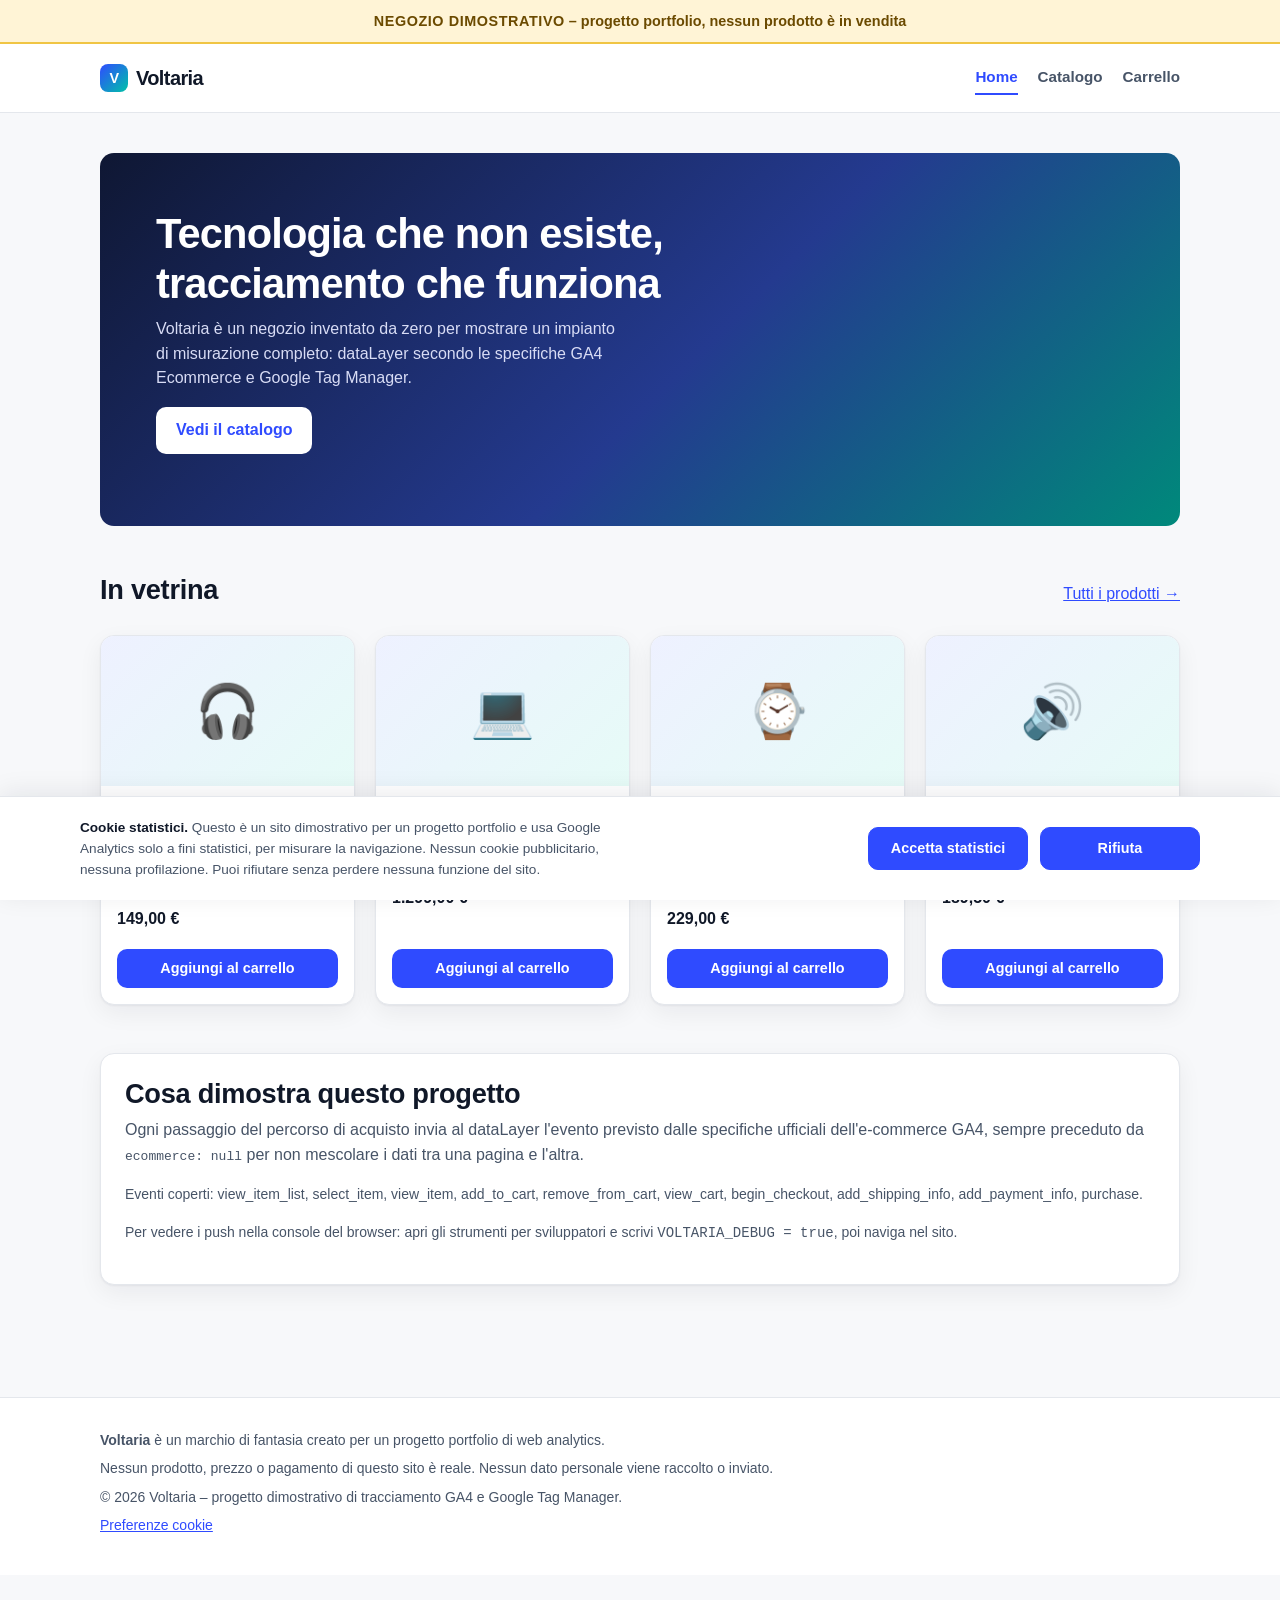
<file: index.html>
<!DOCTYPE html>
<html lang="it">
<head>
  <meta charset="utf-8">
  <meta name="viewport" content="width=device-width, initial-scale=1">
  <title>Elettronica di fantasia | Voltaria</title>
  <meta name="description" content="Negozio dimostrativo Voltaria: progetto portfolio di tracciamento GA4 e Google Tag Manager.">
  <!-- Sito dimostrativo: chiedo ai motori di ricerca di non indicizzarlo. -->
  <meta name="robots" content="noindex, nofollow">
  <link rel="stylesheet" href="css/style.css">

  <!-- 1) Il dataLayer deve esistere PRIMA di Google Tag Manager, così il
          contenitore trova subito gli eventi già presenti nella pagina. -->
  <script>window.dataLayer = window.dataLayer || [];</script>

  <!-- 2) CONSENT MODE v2 – deve stare PRIMA dello snippet GTM, altrimenti i
          tag partirebbero prima di sapere cosa è permesso.
          Finché l'utente non sceglie, ogni categoria è "denied": GA4 non
          scrive cookie e manda solo ping anonimi senza identificatori.
          wait_for_update: 500 dice ai tag di attendere mezzo secondo una
          eventuale risposta del banner prima di partire, così il primo
          page_view non va perso quando il consenso arriva subito. -->
  <script>
    /* Forma richiesta da Google: gtag accoda gli "arguments" al dataLayer. */
    function gtag() { dataLayer.push(arguments); }

    gtag('consent', 'default', {
      ad_storage: 'denied',
      ad_user_data: 'denied',
      ad_personalization: 'denied',
      analytics_storage: 'denied',
      wait_for_update: 500
    });

    /* Visite successive: se la scelta è già stata fatta la applico subito,
       prima che GTM carichi, così i tag non restano in attesa.
       Le voci pubblicitarie restano "denied" in ogni caso: questo sito non
       fa pubblicità e non profila nessuno. */
    try {
      var consensoSalvato = JSON.parse(window.localStorage.getItem('voltaria_consent'));
      if (consensoSalvato && consensoSalvato.analytics_storage === 'granted') {
        gtag('consent', 'update', { analytics_storage: 'granted' });
      }
    } catch (e) {
      /* localStorage non disponibile: resta tutto negato e il banner chiederà. */
    }
  </script>

  <!-- 3) Google Tag Manager – contenitore GTM-K27GBKKM.
          GA4 NON è installato a mano: ogni tag viene creato dentro GTM. -->
  <script>(function(w,d,s,l,i){w[l]=w[l]||[];w[l].push({'gtm.start':
  new Date().getTime(),event:'gtm.js'});var f=d.getElementsByTagName(s)[0],
  j=d.createElement(s),dl=l!='dataLayer'?'&l='+l:'';j.async=true;j.src=
  'https://www.googletagmanager.com/gtm.js?id='+i+dl;f.parentNode.insertBefore(j,f);
  })(window,document,'script','dataLayer','GTM-K27GBKKM');</script>
  <!-- Fine Google Tag Manager -->
</head>
<body>

<!-- Google Tag Manager (noscript) -->
<noscript><iframe src="https://www.googletagmanager.com/ns.html?id=GTM-K27GBKKM"
height="0" width="0" style="display:none;visibility:hidden"></iframe></noscript>
<!-- Fine Google Tag Manager (noscript) -->

<div class="demo-banner" role="note">
  <strong>Negozio dimostrativo</strong> &ndash; progetto portfolio, nessun prodotto &egrave; in vendita
</div>

<header class="site-header">
  <div class="wrap site-header__inner">
    <a class="logo" href="index.html">
      <span class="logo__mark" aria-hidden="true">V</span>
      Voltaria
    </a>
    <nav class="site-nav" aria-label="Navigazione principale">
      <a href="index.html">Home</a>
      <a href="categoria.html">Catalogo</a>
      <a href="carrello.html">Carrello<span class="cart-badge" data-cart-count hidden>0</span></a>
    </nav>
  </div>
</header>

<main>
  <div class="wrap">

    <section class="hero">
      <h1>Tecnologia che non esiste, tracciamento che funziona</h1>
      <p>Voltaria &egrave; un negozio inventato da zero per mostrare un impianto di misurazione
         completo: dataLayer secondo le specifiche GA4 Ecommerce e Google Tag Manager.</p>
      <!-- data-cta segna il pulsante da tracciare, data-cta-location dice dove sta. -->
      <p><a class="btn btn--light" href="categoria.html"
            data-cta data-cta-location="home_hero">Vedi il catalogo</a></p>
    </section>

    <section class="section">
      <div class="section__head">
        <h2>In vetrina</h2>
        <a href="categoria.html">Tutti i prodotti &rarr;</a>
      </div>
      <!-- Elenco tracciato come view_item_list con lista "Vetrina home" -->
      <div class="grid" id="vetrina"></div>
    </section>

    <section class="section panel">
      <h2>Cosa dimostra questo progetto</h2>
      <p class="muted">Ogni passaggio del percorso di acquisto invia al dataLayer l'evento
         previsto dalle specifiche ufficiali dell'e-commerce GA4, sempre preceduto
         da <code>ecommerce: null</code> per non mescolare i dati tra una pagina e l'altra.</p>
      <p class="small muted">Eventi coperti: view_item_list, select_item, view_item, add_to_cart,
         remove_from_cart, view_cart, begin_checkout, add_shipping_info, add_payment_info, purchase.</p>
      <p class="small muted">Per vedere i push nella console del browser: apri gli strumenti
         per sviluppatori e scrivi <code>VOLTARIA_DEBUG = true</code>, poi naviga nel sito.</p>
    </section>

  </div>
</main>

<footer class="site-footer">
  <div class="wrap">
    <p><strong>Voltaria</strong> &egrave; un marchio di fantasia creato per un progetto portfolio di web analytics.</p>
    <p>Nessun prodotto, prezzo o pagamento di questo sito &egrave; reale. Nessun dato personale viene raccolto o inviato.</p>
    <p class="small">&copy; <span id="year">2026</span> Voltaria &ndash; progetto dimostrativo di tracciamento GA4 e Google Tag Manager.</p>
    <!-- Riapre il banner per cambiare la scelta sui cookie in qualsiasi momento. -->
    <p class="small"><a href="#" data-cookie-preferences>Preferenze cookie</a></p>
  </div>
</footer>

<!-- BANNER COOKIE
     Riempito da js/consent.js solo alla prima visita o quando si clicca
     "Preferenze cookie". Finch&eacute; &egrave; vuoto non si vede (regola :empty nel CSS).
     &Egrave; una barra in fondo alla pagina, non una finestra modale: non copre
     i contenuti e non blocca mai la navigazione. -->
<div id="cookie-banner-slot" aria-live="polite"></div>

<div id="toast" role="status" aria-live="polite"></div>

<!-- Ordine dei file: catalogo, tracciamento, carrello, interfaccia, consenso.
     consent.js viene per ultimo perché usa showToast() definito in ui.js. -->
<script src="js/products.js"></script>
<script src="js/datalayer.js"></script>
<script src="js/cart.js"></script>
<script src="js/ui.js"></script>
<script src="js/consent.js"></script>

<script>
/* ----- Logica della home -----------------------------------------------
   Mostra i primi 4 prodotti del catalogo come vetrina e dichiara l'elenco
   a GA4 con view_item_list. I clic sui prodotti (select_item) e i pulsanti
   "Aggiungi al carrello" (add_to_cart) li collega renderProductList().
   --------------------------------------------------------------------- */
document.addEventListener('DOMContentLoaded', function () {
  var LIST_ID = 'home_vetrina';
  var LIST_NAME = 'Vetrina home';
  var vetrina = PRODUCTS.slice(0, 4);

  renderProductList(document.getElementById('vetrina'), vetrina, LIST_ID, LIST_NAME);
  DL.viewItemList(LIST_ID, LIST_NAME, vetrina);

  /* Pulsante di invito all'azione: evento personalizzato cta_click.
     Non è un evento e-commerce, quindi nessun ecommerce: null.
     Trattengo il link un istante così il push avviene PRIMA del cambio pagina.
     cta_text lo leggo dal pulsante stesso: se un giorno l'etichetta cambia,
     l'evento resta allineato a quello che l'utente ha davvero letto.

     REGOLA DI FONDO: il tracciamento non deve mai rompere il sito. Un errore
     nella misurazione fa perdere un dato, un link bloccato fa perdere il
     cliente. Perciò la navigazione sta FUORI dal try. */
  document.addEventListener('click', function (event) {
    var cta = event.target.closest('[data-cta]');
    if (!cta) return;

    var destinazione = cta.getAttribute('href');
    /* Senza una destinazione valida non interferisco col comportamento normale. */
    if (!destinazione) return;

    /* Clic che non è una navigazione semplice (Cmd/Ctrl per aprire in una
       nuova scheda, tasto centrale, clic già gestito da altri): lascio fare
       al browser e non trattengo nulla. */
    if (event.defaultPrevented || event.button !== 0 ||
        event.metaKey || event.ctrlKey || event.shiftKey || event.altKey) return;

    event.preventDefault();

    /* Qualunque cosa vada storta qui dentro — datalayer.js non caricato,
       DL inesistente, dataLayer sovrascritto da un'estensione, blocco degli
       script pubblicitari — viene annotata e ignorata. */
    try {
      DL.ctaClick(cta.textContent.trim(), cta.getAttribute('data-cta-location'));
    } catch (errore) {
      if (window.console) console.warn('[dataLayer] cta_click non inviato:', errore);
    }

    /* Fuori dal try: viene eseguita sia che il push sia riuscito sia che no. */
    window.location.href = destinazione;
  });
});
</script>

</body>
</html>
</file>
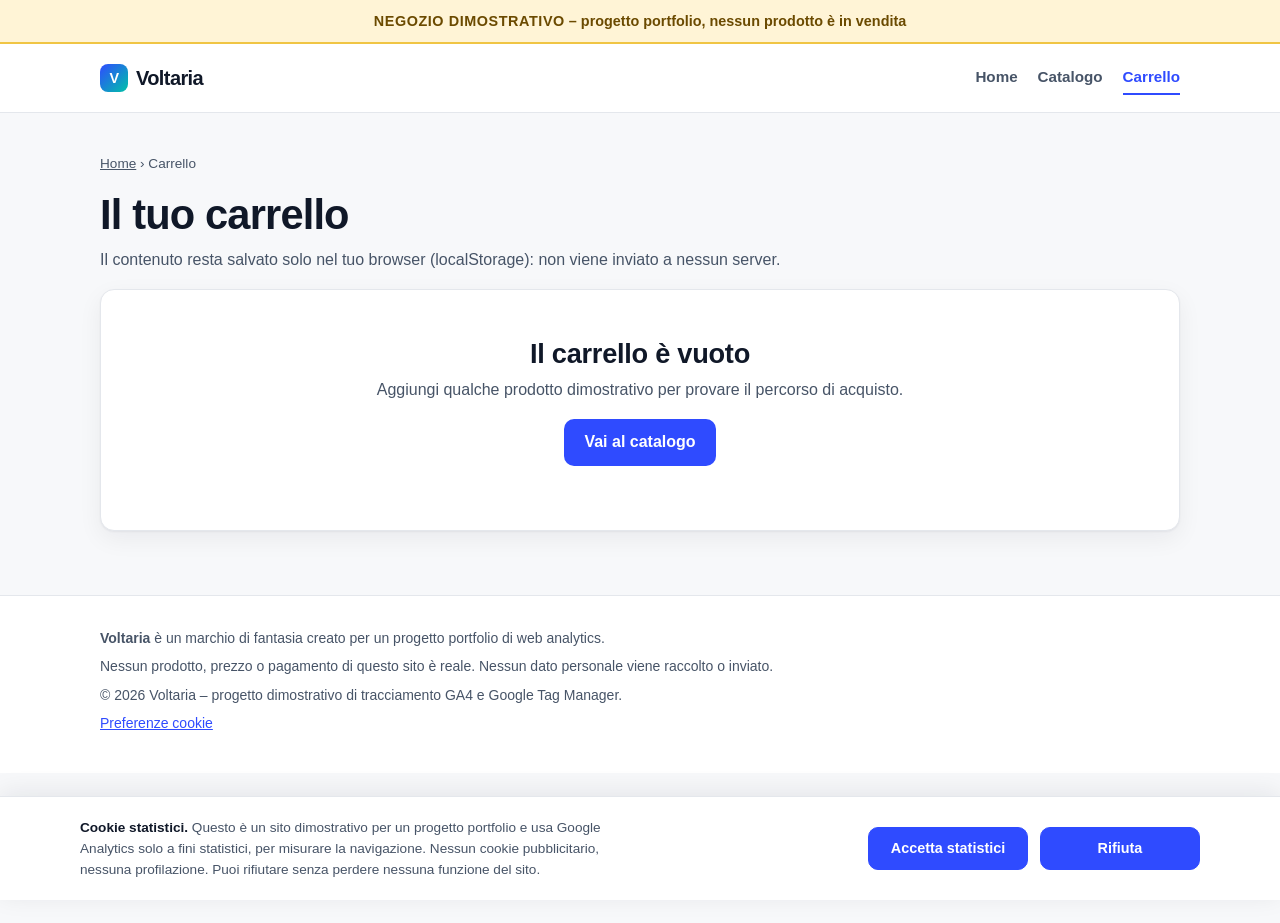
<file: carrello.html>
<!DOCTYPE html>
<html lang="it">
<head>
  <meta charset="utf-8">
  <meta name="viewport" content="width=device-width, initial-scale=1">
  <title>Carrello | Voltaria</title>
  <meta name="description" content="Carrello dimostrativo Voltaria salvato nel browser, con eventi view_cart e remove_from_cart.">
  <!-- Sito dimostrativo: chiedo ai motori di ricerca di non indicizzarlo. -->
  <meta name="robots" content="noindex, nofollow">
  <link rel="stylesheet" href="css/style.css">

  <!-- 1) Il dataLayer deve esistere PRIMA di Google Tag Manager, così il
          contenitore trova subito gli eventi già presenti nella pagina. -->
  <script>window.dataLayer = window.dataLayer || [];</script>

  <!-- 2) CONSENT MODE v2 – deve stare PRIMA dello snippet GTM, altrimenti i
          tag partirebbero prima di sapere cosa è permesso.
          Finché l'utente non sceglie, ogni categoria è "denied": GA4 non
          scrive cookie e manda solo ping anonimi senza identificatori.
          wait_for_update: 500 dice ai tag di attendere mezzo secondo una
          eventuale risposta del banner prima di partire, così il primo
          page_view non va perso quando il consenso arriva subito. -->
  <script>
    /* Forma richiesta da Google: gtag accoda gli "arguments" al dataLayer. */
    function gtag() { dataLayer.push(arguments); }

    gtag('consent', 'default', {
      ad_storage: 'denied',
      ad_user_data: 'denied',
      ad_personalization: 'denied',
      analytics_storage: 'denied',
      wait_for_update: 500
    });

    /* Visite successive: se la scelta è già stata fatta la applico subito,
       prima che GTM carichi, così i tag non restano in attesa.
       Le voci pubblicitarie restano "denied" in ogni caso: questo sito non
       fa pubblicità e non profila nessuno. */
    try {
      var consensoSalvato = JSON.parse(window.localStorage.getItem('voltaria_consent'));
      if (consensoSalvato && consensoSalvato.analytics_storage === 'granted') {
        gtag('consent', 'update', { analytics_storage: 'granted' });
      }
    } catch (e) {
      /* localStorage non disponibile: resta tutto negato e il banner chiederà. */
    }
  </script>

  <!-- 3) Google Tag Manager – contenitore GTM-K27GBKKM.
          GA4 NON è installato a mano: ogni tag viene creato dentro GTM. -->
  <script>(function(w,d,s,l,i){w[l]=w[l]||[];w[l].push({'gtm.start':
  new Date().getTime(),event:'gtm.js'});var f=d.getElementsByTagName(s)[0],
  j=d.createElement(s),dl=l!='dataLayer'?'&l='+l:'';j.async=true;j.src=
  'https://www.googletagmanager.com/gtm.js?id='+i+dl;f.parentNode.insertBefore(j,f);
  })(window,document,'script','dataLayer','GTM-K27GBKKM');</script>
  <!-- Fine Google Tag Manager -->
</head>
<body>

<!-- Google Tag Manager (noscript) -->
<noscript><iframe src="https://www.googletagmanager.com/ns.html?id=GTM-K27GBKKM"
height="0" width="0" style="display:none;visibility:hidden"></iframe></noscript>
<!-- Fine Google Tag Manager (noscript) -->

<div class="demo-banner" role="note">
  <strong>Negozio dimostrativo</strong> &ndash; progetto portfolio, nessun prodotto &egrave; in vendita
</div>

<header class="site-header">
  <div class="wrap site-header__inner">
    <a class="logo" href="index.html">
      <span class="logo__mark" aria-hidden="true">V</span>
      Voltaria
    </a>
    <nav class="site-nav" aria-label="Navigazione principale">
      <a href="index.html">Home</a>
      <a href="categoria.html">Catalogo</a>
      <a href="carrello.html">Carrello<span class="cart-badge" data-cart-count hidden>0</span></a>
    </nav>
  </div>
</header>

<main>
  <div class="wrap">
    <p class="breadcrumb"><a href="index.html">Home</a> &rsaquo; Carrello</p>
    <h1>Il tuo carrello</h1>
    <p class="muted">Il contenuto resta salvato solo nel tuo browser (localStorage): non viene inviato a nessun server.</p>
    <div id="contenuto"></div>
  </div>
</main>

<footer class="site-footer">
  <div class="wrap">
    <p><strong>Voltaria</strong> &egrave; un marchio di fantasia creato per un progetto portfolio di web analytics.</p>
    <p>Nessun prodotto, prezzo o pagamento di questo sito &egrave; reale. Nessun dato personale viene raccolto o inviato.</p>
    <p class="small">&copy; <span id="year">2026</span> Voltaria &ndash; progetto dimostrativo di tracciamento GA4 e Google Tag Manager.</p>
    <!-- Riapre il banner per cambiare la scelta sui cookie in qualsiasi momento. -->
    <p class="small"><a href="#" data-cookie-preferences>Preferenze cookie</a></p>
  </div>
</footer>

<!-- BANNER COOKIE
     Riempito da js/consent.js solo alla prima visita o quando si clicca
     "Preferenze cookie". Finch&eacute; &egrave; vuoto non si vede (regola :empty nel CSS).
     &Egrave; una barra in fondo alla pagina, non una finestra modale: non copre
     i contenuti e non blocca mai la navigazione. -->
<div id="cookie-banner-slot" aria-live="polite"></div>

<div id="toast" role="status" aria-live="polite"></div>

<!-- Ordine dei file: catalogo, tracciamento, carrello, interfaccia, consenso.
     consent.js viene per ultimo perché usa showToast() definito in ui.js. -->
<script src="js/products.js"></script>
<script src="js/datalayer.js"></script>
<script src="js/cart.js"></script>
<script src="js/ui.js"></script>
<script src="js/consent.js"></script>

<script>
/* ----- Logica del carrello ----------------------------------------------
   view_cart parte una volta sola al caricamento, con tutte le righe.
   Cambiando la quantità invio l'evento sulla DIFFERENZA, non sul totale:
   da 1 a 3 pezzi -> add_to_cart con quantity 2;
   da 3 a 1 pezzo -> remove_from_cart con quantity 2.
   È il modo corretto per non gonfiare i valori nei report GA4.
   --------------------------------------------------------------------- */
document.addEventListener('DOMContentLoaded', function () {
  var contenuto = document.getElementById('contenuto');

  function disegna() {
    var righe = Cart.lines();

    if (righe.length === 0) {
      contenuto.innerHTML = '<div class="panel empty">' +
        '<h2>Il carrello &egrave; vuoto</h2>' +
        '<p class="muted">Aggiungi qualche prodotto dimostrativo per provare il percorso di acquisto.</p>' +
        '<p><a class="btn" href="categoria.html">Vai al catalogo</a></p>' +
        '</div>';
      return;
    }

    var totali = Order.totals(0);

    contenuto.innerHTML = '' +
      '<div class="cart-layout">' +
        '<div class="panel" id="righe">' +
          righe.map(function (riga) {
            return '' +
              '<div class="cart-line" data-id="' + riga.product.id + '">' +
                '<div class="cart-line__media" aria-hidden="true">' + riga.product.glyph + '</div>' +
                '<div>' +
                  '<div class="cart-line__name">' + riga.product.brand + ' ' + riga.product.name + '</div>' +
                  '<div class="cart-line__meta">' + riga.product.category + ' &middot; ' + riga.product.variant + '</div>' +
                  '<div class="cart-line__meta">' + formatPrice(riga.product.price) + ' al pezzo</div>' +
                '</div>' +
                '<div class="cart-line__right">' +
                  '<input type="number" min="0" max="10" value="' + riga.quantity + '" data-quantita aria-label="Quantit&agrave; per ' + riga.product.name + '">' +
                  '<strong>' + formatPrice(riga.product.price * riga.quantity) + '</strong>' +
                  '<button type="button" class="link-quiet" data-rimuovi>Rimuovi</button>' +
                '</div>' +
              '</div>';
          }).join('') +
        '</div>' +
        '<aside class="panel">' +
          '<h2>Riepilogo</h2>' +
          '<ul class="totals">' +
            '<li><span>Totale prodotti</span><span>' + formatPrice(totali.subtotal) + '</span></li>' +
            '<li><span>Spedizione</span><span class="muted">calcolata al passaggio 1</span></li>' +
            '<li><span>di cui IVA 22%</span><span>' + formatPrice(totali.tax) + '</span></li>' +
            '<li class="is-total"><span>Totale</span><span>' + formatPrice(totali.total) + '</span></li>' +
          '</ul>' +
          '<a class="btn" style="width:100%" href="checkout.html">Vai alla cassa</a>' +
          '<p class="small muted" style="margin-top:1rem">Cassa dimostrativa: nessun dato reale, nessun pagamento.</p>' +
        '</aside>' +
      '</div>';
  }

  /* Un solo gestore per tutta l'area: funziona anche dopo aver ridisegnato. */
  contenuto.addEventListener('change', function (event) {
    if (!event.target.matches('[data-quantita]')) return;
    var linea = event.target.closest('[data-id]');
    var prodotto = getProductById(linea.getAttribute('data-id'));
    if (!prodotto) return;

    var precedente = Cart.lines().filter(function (r) { return r.product.id === prodotto.id; })[0];
    var vecchia = precedente ? precedente.quantity : 0;
    var nuova = Math.max(0, Math.min(10, parseInt(event.target.value, 10) || 0));

    if (nuova > vecchia) DL.addToCart(prodotto, nuova - vecchia);
    if (nuova < vecchia) DL.removeFromCart(prodotto, vecchia - nuova);

    Cart.setQuantity(prodotto.id, nuova);
    disegna();
  });

  contenuto.addEventListener('click', function (event) {
    if (!event.target.closest('[data-rimuovi]')) return;
    var linea = event.target.closest('[data-id]');
    var prodotto = getProductById(linea.getAttribute('data-id'));
    if (!prodotto) return;

    var riga = Cart.lines().filter(function (r) { return r.product.id === prodotto.id; })[0];
    /* Rimozione completa: l'evento riporta tutta la quantità che c'era. */
    DL.removeFromCart(prodotto, riga ? riga.quantity : 1);
    Cart.remove(prodotto.id);
    showToast(prodotto.name + ' rimosso dal carrello');
    disegna();
  });

  disegna();

  /* view_cart solo se c'è davvero qualcosa da mostrare. */
  var iniziali = Cart.lines();
  if (iniziali.length > 0) DL.viewCart(iniziali);
});
</script>

</body>
</html>
</file>
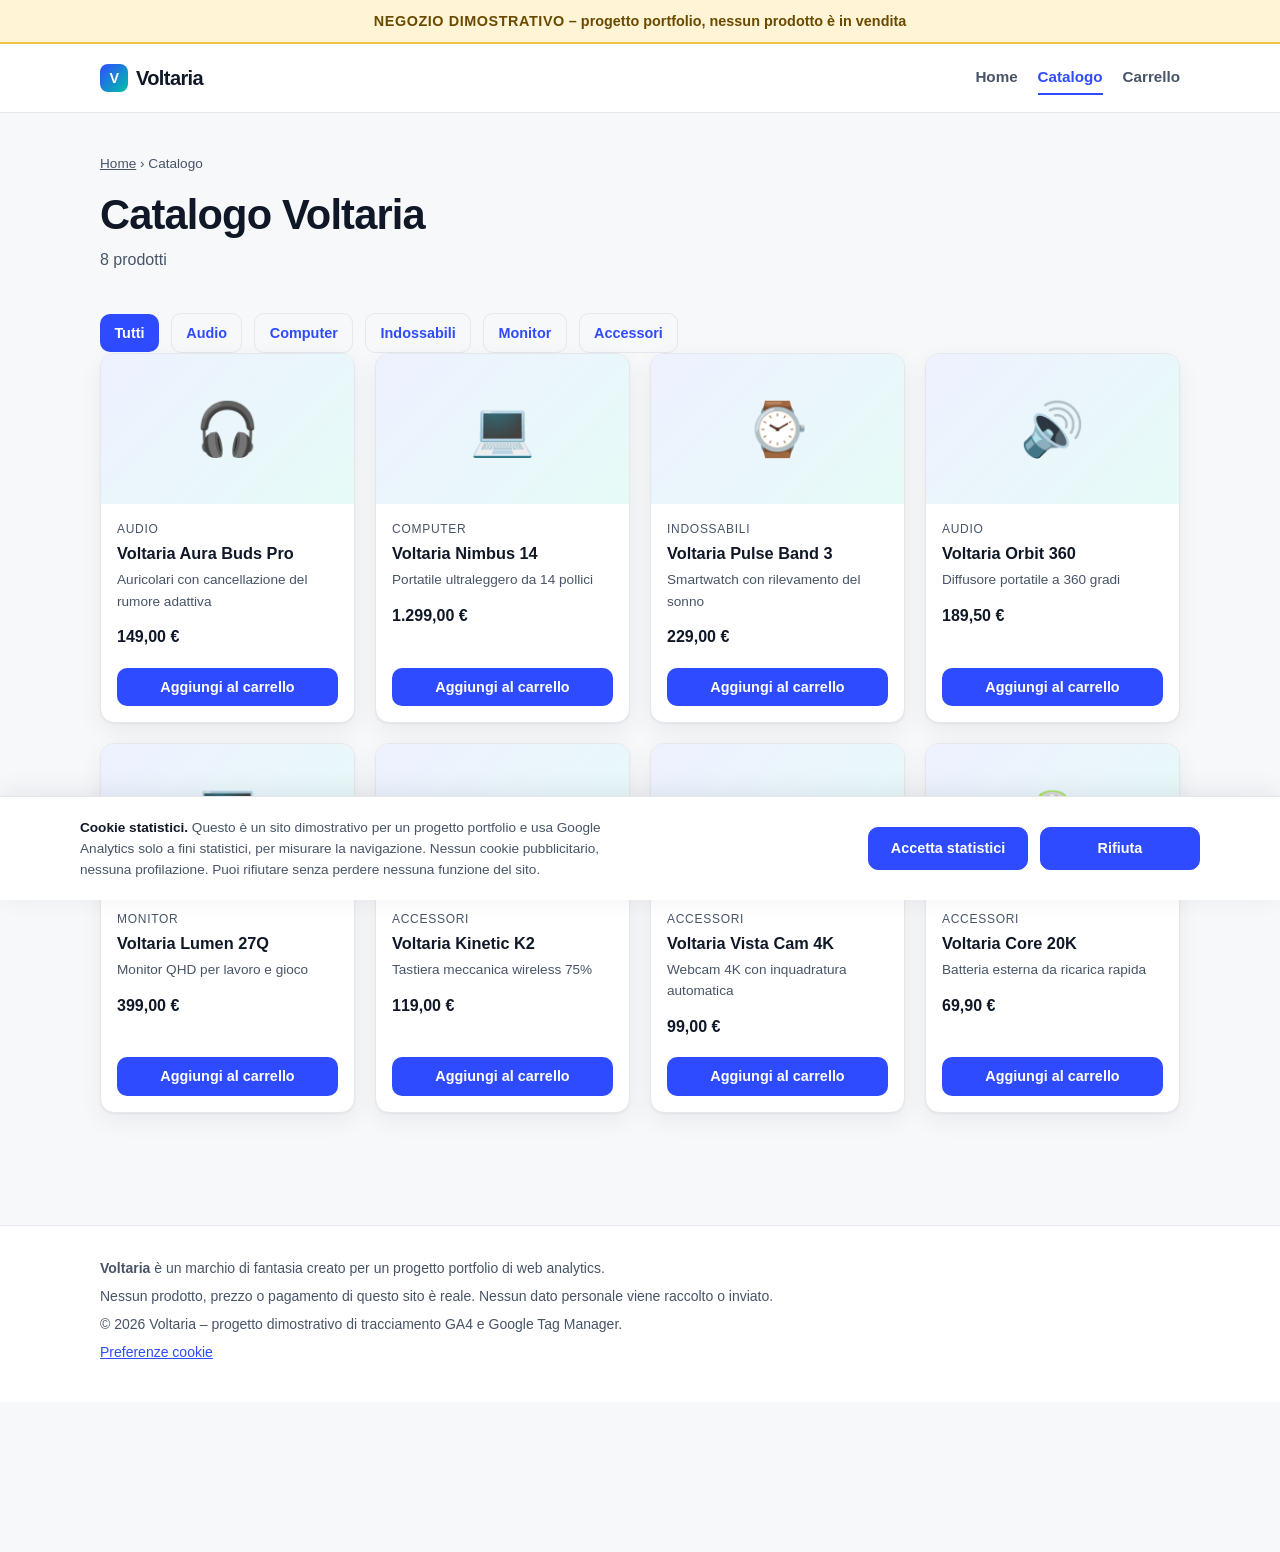
<file: categoria.html>
<!DOCTYPE html>
<html lang="it">
<head>
  <meta charset="utf-8">
  <meta name="viewport" content="width=device-width, initial-scale=1">
  <title>Catalogo | Voltaria</title>
  <meta name="description" content="Catalogo dimostrativo Voltaria: elenco prodotti tech di fantasia.">
  <!-- Sito dimostrativo: chiedo ai motori di ricerca di non indicizzarlo. -->
  <meta name="robots" content="noindex, nofollow">
  <link rel="stylesheet" href="css/style.css">

  <!-- 1) Il dataLayer deve esistere PRIMA di Google Tag Manager, così il
          contenitore trova subito gli eventi già presenti nella pagina. -->
  <script>window.dataLayer = window.dataLayer || [];</script>

  <!-- 2) CONSENT MODE v2 – deve stare PRIMA dello snippet GTM, altrimenti i
          tag partirebbero prima di sapere cosa è permesso.
          Finché l'utente non sceglie, ogni categoria è "denied": GA4 non
          scrive cookie e manda solo ping anonimi senza identificatori.
          wait_for_update: 500 dice ai tag di attendere mezzo secondo una
          eventuale risposta del banner prima di partire, così il primo
          page_view non va perso quando il consenso arriva subito. -->
  <script>
    /* Forma richiesta da Google: gtag accoda gli "arguments" al dataLayer. */
    function gtag() { dataLayer.push(arguments); }

    gtag('consent', 'default', {
      ad_storage: 'denied',
      ad_user_data: 'denied',
      ad_personalization: 'denied',
      analytics_storage: 'denied',
      wait_for_update: 500
    });

    /* Visite successive: se la scelta è già stata fatta la applico subito,
       prima che GTM carichi, così i tag non restano in attesa.
       Le voci pubblicitarie restano "denied" in ogni caso: questo sito non
       fa pubblicità e non profila nessuno. */
    try {
      var consensoSalvato = JSON.parse(window.localStorage.getItem('voltaria_consent'));
      if (consensoSalvato && consensoSalvato.analytics_storage === 'granted') {
        gtag('consent', 'update', { analytics_storage: 'granted' });
      }
    } catch (e) {
      /* localStorage non disponibile: resta tutto negato e il banner chiederà. */
    }
  </script>

  <!-- 3) Google Tag Manager – contenitore GTM-K27GBKKM.
          GA4 NON è installato a mano: ogni tag viene creato dentro GTM. -->
  <script>(function(w,d,s,l,i){w[l]=w[l]||[];w[l].push({'gtm.start':
  new Date().getTime(),event:'gtm.js'});var f=d.getElementsByTagName(s)[0],
  j=d.createElement(s),dl=l!='dataLayer'?'&l='+l:'';j.async=true;j.src=
  'https://www.googletagmanager.com/gtm.js?id='+i+dl;f.parentNode.insertBefore(j,f);
  })(window,document,'script','dataLayer','GTM-K27GBKKM');</script>
  <!-- Fine Google Tag Manager -->
</head>
<body>

<!-- Google Tag Manager (noscript) -->
<noscript><iframe src="https://www.googletagmanager.com/ns.html?id=GTM-K27GBKKM"
height="0" width="0" style="display:none;visibility:hidden"></iframe></noscript>
<!-- Fine Google Tag Manager (noscript) -->

<div class="demo-banner" role="note">
  <strong>Negozio dimostrativo</strong> &ndash; progetto portfolio, nessun prodotto &egrave; in vendita
</div>

<header class="site-header">
  <div class="wrap site-header__inner">
    <a class="logo" href="index.html">
      <span class="logo__mark" aria-hidden="true">V</span>
      Voltaria
    </a>
    <nav class="site-nav" aria-label="Navigazione principale">
      <a href="index.html">Home</a>
      <a href="categoria.html">Catalogo</a>
      <a href="carrello.html">Carrello<span class="cart-badge" data-cart-count hidden>0</span></a>
    </nav>
  </div>
</header>

<main>
  <div class="wrap">
    <p class="breadcrumb"><a href="index.html">Home</a> &rsaquo; Catalogo</p>

    <section class="section">
      <div class="section__head">
        <div>
          <h1>Catalogo Voltaria</h1>
          <p class="muted" id="conteggio"></p>
        </div>
      </div>

      <!-- Ogni filtro ridisegna l'elenco e invia un nuovo view_item_list
           con item_list_id e item_list_name diversi. -->
      <div class="actions" id="filtri" role="group" aria-label="Filtra per categoria"></div>

      <div class="grid" id="elenco"></div>
    </section>
  </div>
</main>

<footer class="site-footer">
  <div class="wrap">
    <p><strong>Voltaria</strong> &egrave; un marchio di fantasia creato per un progetto portfolio di web analytics.</p>
    <p>Nessun prodotto, prezzo o pagamento di questo sito &egrave; reale. Nessun dato personale viene raccolto o inviato.</p>
    <p class="small">&copy; <span id="year">2026</span> Voltaria &ndash; progetto dimostrativo di tracciamento GA4 e Google Tag Manager.</p>
    <!-- Riapre il banner per cambiare la scelta sui cookie in qualsiasi momento. -->
    <p class="small"><a href="#" data-cookie-preferences>Preferenze cookie</a></p>
  </div>
</footer>

<!-- BANNER COOKIE
     Riempito da js/consent.js solo alla prima visita o quando si clicca
     "Preferenze cookie". Finch&eacute; &egrave; vuoto non si vede (regola :empty nel CSS).
     &Egrave; una barra in fondo alla pagina, non una finestra modale: non copre
     i contenuti e non blocca mai la navigazione. -->
<div id="cookie-banner-slot" aria-live="polite"></div>

<div id="toast" role="status" aria-live="polite"></div>

<!-- Ordine dei file: catalogo, tracciamento, carrello, interfaccia, consenso.
     consent.js viene per ultimo perché usa showToast() definito in ui.js. -->
<script src="js/products.js"></script>
<script src="js/datalayer.js"></script>
<script src="js/cart.js"></script>
<script src="js/ui.js"></script>
<script src="js/consent.js"></script>

<script>
/* ----- Logica della pagina catalogo -------------------------------------
   Disegna l'elenco prodotti e invia view_item_list. Cambiando filtro
   l'elenco cambia, quindi parte un nuovo view_item_list: in GA4 una lista
   diversa deve avere un proprio item_list_id / item_list_name.
   --------------------------------------------------------------------- */
document.addEventListener('DOMContentLoaded', function () {
  var elenco = document.getElementById('elenco');
  var filtri = document.getElementById('filtri');
  var conteggio = document.getElementById('conteggio');

  /* Categorie presenti nel catalogo, senza doppioni. */
  var categorie = ['Tutti'];
  PRODUCTS.forEach(function (p) {
    if (categorie.indexOf(p.category) === -1) categorie.push(p.category);
  });

  /* Pulsanti di filtro. */
  filtri.innerHTML = categorie.map(function (c, i) {
    var classe = i === 0 ? 'btn btn--small' : 'btn btn--small btn--ghost';
    return '<button type="button" class="' + classe + '" style="width:auto" data-categoria="' + c + '">' + c + '</button>';
  }).join('');

  function mostra(categoria) {
    var prodotti = categoria === 'Tutti'
      ? PRODUCTS.slice()
      : PRODUCTS.filter(function (p) { return p.category === categoria; });

    /* item_list_id in minuscolo e senza spazi: comodo da leggere nei report. */
    var listId = 'catalogo_' + categoria.toLowerCase().replace(/\s+/g, '_');
    var listName = categoria === 'Tutti' ? 'Catalogo completo' : 'Catalogo – ' + categoria;

    renderProductList(elenco, prodotti, listId, listName);
    conteggio.textContent = prodotti.length + (prodotti.length === 1 ? ' prodotto' : ' prodotti');
    DL.viewItemList(listId, listName, prodotti);

    /* Aggiorna l'aspetto dei pulsanti. */
    var bottoni = filtri.querySelectorAll('[data-categoria]');
    for (var i = 0; i < bottoni.length; i++) {
      var attivo = bottoni[i].getAttribute('data-categoria') === categoria;
      bottoni[i].className = attivo ? 'btn btn--small' : 'btn btn--small btn--ghost';
      bottoni[i].style.width = 'auto';
    }
  }

  filtri.addEventListener('click', function (event) {
    var bottone = event.target.closest('[data-categoria]');
    if (bottone) mostra(bottone.getAttribute('data-categoria'));
  });

  mostra('Tutti');
});
</script>

</body>
</html>
</file>
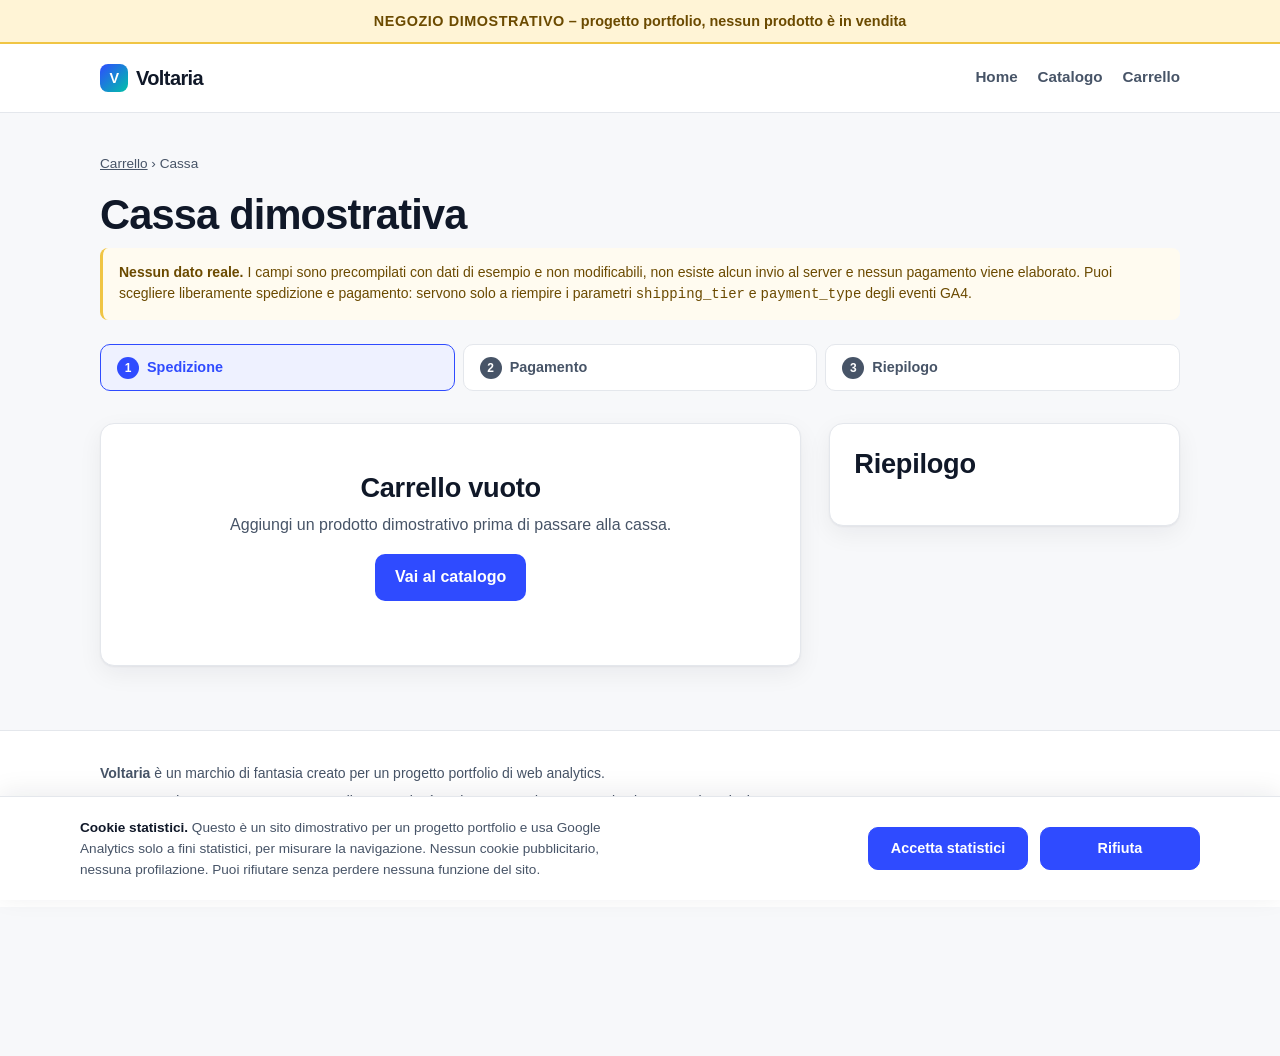
<file: checkout.html>
<!DOCTYPE html>
<html lang="it">
<head>
  <meta charset="utf-8">
  <meta name="viewport" content="width=device-width, initial-scale=1">
  <title>Cassa dimostrativa | Voltaria</title>
  <meta name="description" content="Cassa dimostrativa in 3 passaggi con eventi begin_checkout, add_shipping_info e add_payment_info.">
  <!-- Sito dimostrativo: chiedo ai motori di ricerca di non indicizzarlo. -->
  <meta name="robots" content="noindex, nofollow">
  <link rel="stylesheet" href="css/style.css">

  <!-- 1) Il dataLayer deve esistere PRIMA di Google Tag Manager, così il
          contenitore trova subito gli eventi già presenti nella pagina. -->
  <script>window.dataLayer = window.dataLayer || [];</script>

  <!-- 2) CONSENT MODE v2 – deve stare PRIMA dello snippet GTM, altrimenti i
          tag partirebbero prima di sapere cosa è permesso.
          Finché l'utente non sceglie, ogni categoria è "denied": GA4 non
          scrive cookie e manda solo ping anonimi senza identificatori.
          wait_for_update: 500 dice ai tag di attendere mezzo secondo una
          eventuale risposta del banner prima di partire, così il primo
          page_view non va perso quando il consenso arriva subito. -->
  <script>
    /* Forma richiesta da Google: gtag accoda gli "arguments" al dataLayer. */
    function gtag() { dataLayer.push(arguments); }

    gtag('consent', 'default', {
      ad_storage: 'denied',
      ad_user_data: 'denied',
      ad_personalization: 'denied',
      analytics_storage: 'denied',
      wait_for_update: 500
    });

    /* Visite successive: se la scelta è già stata fatta la applico subito,
       prima che GTM carichi, così i tag non restano in attesa.
       Le voci pubblicitarie restano "denied" in ogni caso: questo sito non
       fa pubblicità e non profila nessuno. */
    try {
      var consensoSalvato = JSON.parse(window.localStorage.getItem('voltaria_consent'));
      if (consensoSalvato && consensoSalvato.analytics_storage === 'granted') {
        gtag('consent', 'update', { analytics_storage: 'granted' });
      }
    } catch (e) {
      /* localStorage non disponibile: resta tutto negato e il banner chiederà. */
    }
  </script>

  <!-- 3) Google Tag Manager – contenitore GTM-K27GBKKM.
          GA4 NON è installato a mano: ogni tag viene creato dentro GTM. -->
  <script>(function(w,d,s,l,i){w[l]=w[l]||[];w[l].push({'gtm.start':
  new Date().getTime(),event:'gtm.js'});var f=d.getElementsByTagName(s)[0],
  j=d.createElement(s),dl=l!='dataLayer'?'&l='+l:'';j.async=true;j.src=
  'https://www.googletagmanager.com/gtm.js?id='+i+dl;f.parentNode.insertBefore(j,f);
  })(window,document,'script','dataLayer','GTM-K27GBKKM');</script>
  <!-- Fine Google Tag Manager -->
</head>
<body>

<!-- Google Tag Manager (noscript) -->
<noscript><iframe src="https://www.googletagmanager.com/ns.html?id=GTM-K27GBKKM"
height="0" width="0" style="display:none;visibility:hidden"></iframe></noscript>
<!-- Fine Google Tag Manager (noscript) -->

<div class="demo-banner" role="note">
  <strong>Negozio dimostrativo</strong> &ndash; progetto portfolio, nessun prodotto &egrave; in vendita
</div>

<header class="site-header">
  <div class="wrap site-header__inner">
    <a class="logo" href="index.html">
      <span class="logo__mark" aria-hidden="true">V</span>
      Voltaria
    </a>
    <nav class="site-nav" aria-label="Navigazione principale">
      <a href="index.html">Home</a>
      <a href="categoria.html">Catalogo</a>
      <a href="carrello.html">Carrello<span class="cart-badge" data-cart-count hidden>0</span></a>
    </nav>
  </div>
</header>

<main>
  <div class="wrap">
    <p class="breadcrumb"><a href="carrello.html">Carrello</a> &rsaquo; Cassa</p>
    <h1>Cassa dimostrativa</h1>

    <div class="notice">
      <strong>Nessun dato reale.</strong> I campi sono precompilati con dati di esempio e non
      modificabili, non esiste alcun invio al server e nessun pagamento viene elaborato.
      Puoi scegliere liberamente spedizione e pagamento: servono solo a riempire i parametri
      <code>shipping_tier</code> e <code>payment_type</code> degli eventi GA4.
    </div>

    <ol class="steps" id="passaggi">
      <li class="is-active" data-passo="1"><span>1</span>Spedizione</li>
      <li data-passo="2"><span>2</span>Pagamento</li>
      <li data-passo="3"><span>3</span>Riepilogo</li>
    </ol>

    <div class="cart-layout">
      <div id="pannello"></div>
      <aside class="panel">
        <h2>Riepilogo</h2>
        <ul class="totals" id="totali"></ul>
      </aside>
    </div>
  </div>
</main>

<footer class="site-footer">
  <div class="wrap">
    <p><strong>Voltaria</strong> &egrave; un marchio di fantasia creato per un progetto portfolio di web analytics.</p>
    <p>Nessun prodotto, prezzo o pagamento di questo sito &egrave; reale. Nessun dato personale viene raccolto o inviato.</p>
    <p class="small">&copy; <span id="year">2026</span> Voltaria &ndash; progetto dimostrativo di tracciamento GA4 e Google Tag Manager.</p>
    <!-- Riapre il banner per cambiare la scelta sui cookie in qualsiasi momento. -->
    <p class="small"><a href="#" data-cookie-preferences>Preferenze cookie</a></p>
  </div>
</footer>

<!-- BANNER COOKIE
     Riempito da js/consent.js solo alla prima visita o quando si clicca
     "Preferenze cookie". Finch&eacute; &egrave; vuoto non si vede (regola :empty nel CSS).
     &Egrave; una barra in fondo alla pagina, non una finestra modale: non copre
     i contenuti e non blocca mai la navigazione. -->
<div id="cookie-banner-slot" aria-live="polite"></div>

<div id="toast" role="status" aria-live="polite"></div>

<!-- Ordine dei file: catalogo, tracciamento, carrello, interfaccia, consenso.
     consent.js viene per ultimo perché usa showToast() definito in ui.js. -->
<script src="js/products.js"></script>
<script src="js/datalayer.js"></script>
<script src="js/cart.js"></script>
<script src="js/ui.js"></script>
<script src="js/consent.js"></script>

<script>
/* ----- Logica della cassa a 3 passaggi ----------------------------------
   Un'unica pagina con tre schermate. Gli eventi partono nel momento in cui
   il passaggio viene COMPLETATO, non quando viene mostrato:
     caricamento pagina      -> begin_checkout
     passaggio 1 completato  -> add_shipping_info (con shipping_tier)
     passaggio 2 completato  -> add_payment_info  (con payment_type)
   Il passaggio 3 non ha un evento proprio: la conferma genera purchase
   nella pagina conferma.html.
   --------------------------------------------------------------------- */
document.addEventListener('DOMContentLoaded', function () {
  var pannello = document.getElementById('pannello');
  var totali = document.getElementById('totali');
  var passaggi = document.getElementById('passaggi');

  /* Carrello vuoto: non ha senso tracciare un checkout. */
  if (Cart.isEmpty()) {
    pannello.innerHTML = '<div class="panel empty">' +
      '<h2>Carrello vuoto</h2>' +
      '<p class="muted">Aggiungi un prodotto dimostrativo prima di passare alla cassa.</p>' +
      '<p><a class="btn" href="categoria.html">Vai al catalogo</a></p>' +
      '</div>';
    totali.innerHTML = '';
    return;
  }

  /* Stato della cassa: scelte fatte finora. */
  var stato = {
    passo: 1,
    spedizione: SHIPPING_OPTIONS[0],
    pagamento: PAYMENT_OPTIONS[0]
  };

  /* Dati di esempio, non modificabili: nessun dato personale vero. */
  var DATI_ESEMPIO = {
    nome: 'Mario Esempio',
    email: 'cliente@esempio.test',
    indirizzo: 'Via della Dimostrazione 1',
    cap: '42121',
    citta: 'Reggio Emilia',
    paese: 'Italia',
    carta: '0000 0000 0000 0000 (dimostrativa)',
    scadenza: '12/30',
    intestatario: 'Mario Esempio'
  };

  function aggiornaTotali() {
    var t = Order.totals(stato.spedizione.cost);
    totali.innerHTML = '' +
      '<li><span>Totale prodotti</span><span>' + formatPrice(t.subtotal) + '</span></li>' +
      '<li><span>Spedizione (' + stato.spedizione.tier + ')</span><span>' + (t.shipping === 0 ? 'Gratis' : formatPrice(t.shipping)) + '</span></li>' +
      '<li><span>di cui IVA 22%</span><span>' + formatPrice(t.tax) + '</span></li>' +
      '<li class="is-total"><span>Totale</span><span>' + formatPrice(t.total) + '</span></li>';
  }

  function aggiornaIndicatore() {
    var voci = passaggi.querySelectorAll('[data-passo]');
    for (var i = 0; i < voci.length; i++) {
      var n = parseInt(voci[i].getAttribute('data-passo'), 10);
      voci[i].className = n === stato.passo ? 'is-active' : (n < stato.passo ? 'is-done' : '');
    }
  }

  /* Campo di testo bloccato, con etichetta. */
  function campo(etichetta, valore) {
    return '<div class="field"><label>' + etichetta + '</label>' +
      '<input type="text" value="' + valore + '" readonly tabindex="-1" autocomplete="off"></div>';
  }

  function schermataSpedizione() {
    return '<div class="panel">' +
      '<h2>1. Indirizzo e spedizione</h2>' +
      campo('Nome e cognome', DATI_ESEMPIO.nome) +
      campo('Email', DATI_ESEMPIO.email) +
      campo('Indirizzo', DATI_ESEMPIO.indirizzo) +
      '<div class="field-row">' + campo('CAP', DATI_ESEMPIO.cap) + campo('Citt&agrave;', DATI_ESEMPIO.citta) + '</div>' +
      campo('Paese', DATI_ESEMPIO.paese) +
      '<h3 style="margin-top:1.5rem">Metodo di spedizione</h3>' +
      SHIPPING_OPTIONS.map(function (opzione, i) {
        return '<label class="choice">' +
          '<input type="radio" name="spedizione" value="' + i + '"' + (opzione.tier === stato.spedizione.tier ? ' checked' : '') + '>' +
          '<span class="choice__label">' + opzione.label + '</span>' +
          '<span class="choice__cost">' + (opzione.cost === 0 ? 'Gratis' : formatPrice(opzione.cost)) + '</span>' +
        '</label>';
      }).join('') +
      '<div class="actions">' +
        '<button type="button" class="btn" data-avanti="2">Continua al pagamento</button>' +
        '<a class="btn btn--ghost" href="carrello.html">Torna al carrello</a>' +
      '</div>' +
    '</div>';
  }

  function schermataPagamento() {
    return '<div class="panel">' +
      '<h2>2. Pagamento</h2>' +
      '<p class="small muted">Dati di pagamento finti e bloccati: non esiste nessuna transazione reale.</p>' +
      PAYMENT_OPTIONS.map(function (opzione, i) {
        return '<label class="choice">' +
          '<input type="radio" name="pagamento" value="' + i + '"' + (opzione.type === stato.pagamento.type ? ' checked' : '') + '>' +
          '<span class="choice__label">' + opzione.label + '</span>' +
        '</label>';
      }).join('') +
      '<div style="margin-top:1.25rem">' +
        campo('Numero carta (dimostrativo)', DATI_ESEMPIO.carta) +
        '<div class="field-row">' + campo('Scadenza', DATI_ESEMPIO.scadenza) + campo('Intestatario', DATI_ESEMPIO.intestatario) + '</div>' +
      '</div>' +
      '<div class="actions">' +
        '<button type="button" class="btn" data-avanti="3">Continua al riepilogo</button>' +
        '<button type="button" class="btn btn--ghost" data-indietro="1">Indietro</button>' +
      '</div>' +
    '</div>';
  }

  function schermataRiepilogo() {
    var righe = Cart.lines();
    var t = Order.totals(stato.spedizione.cost);
    return '<div class="panel">' +
      '<h2>3. Riepilogo ordine</h2>' +
      righe.map(function (riga) {
        return '<div class="cart-line">' +
          '<div class="cart-line__media" aria-hidden="true">' + riga.product.glyph + '</div>' +
          '<div><div class="cart-line__name">' + riga.product.brand + ' ' + riga.product.name + '</div>' +
          '<div class="cart-line__meta">Quantit&agrave;: ' + riga.quantity + '</div></div>' +
          '<div class="cart-line__right"><strong>' + formatPrice(riga.product.price * riga.quantity) + '</strong></div>' +
        '</div>';
      }).join('') +
      '<ul class="totals" style="margin-top:1.25rem">' +
        '<li><span>Spedizione scelta</span><span>' + stato.spedizione.tier + '</span></li>' +
        '<li><span>Pagamento scelto</span><span>' + stato.pagamento.type + '</span></li>' +
        '<li><span>Indirizzo</span><span>' + DATI_ESEMPIO.indirizzo + ', ' + DATI_ESEMPIO.citta + '</span></li>' +
        '<li class="is-total"><span>Totale da pagare</span><span>' + formatPrice(t.total) + '</span></li>' +
      '</ul>' +
      '<div class="actions">' +
        '<button type="button" class="btn" id="conferma">Concludi ordine dimostrativo</button>' +
        '<button type="button" class="btn btn--ghost" data-indietro="2">Indietro</button>' +
      '</div>' +
      '<p class="small muted" style="margin-top:1rem">Premendo il pulsante non parte nessun pagamento: viene solo generato un ID transazione casuale.</p>' +
    '</div>';
  }

  function disegna() {
    if (stato.passo === 1) pannello.innerHTML = schermataSpedizione();
    if (stato.passo === 2) pannello.innerHTML = schermataPagamento();
    if (stato.passo === 3) pannello.innerHTML = schermataRiepilogo();
    aggiornaIndicatore();
    aggiornaTotali();
    window.scrollTo({ top: 0, behavior: 'smooth' });
  }

  /* Legge la scelta selezionata prima di passare al passaggio successivo. */
  function leggiScelte() {
    var sped = pannello.querySelector('input[name="spedizione"]:checked');
    if (sped) stato.spedizione = SHIPPING_OPTIONS[parseInt(sped.value, 10)];
    var pag = pannello.querySelector('input[name="pagamento"]:checked');
    if (pag) stato.pagamento = PAYMENT_OPTIONS[parseInt(pag.value, 10)];
  }

  pannello.addEventListener('click', function (event) {
    var avanti = event.target.closest('[data-avanti]');
    var indietro = event.target.closest('[data-indietro]');

    if (avanti) {
      leggiScelte();
      var prossimo = parseInt(avanti.getAttribute('data-avanti'), 10);

      /* Passaggio 1 completato -> metodo di spedizione scelto. */
      if (prossimo === 2) DL.addShippingInfo(Cart.lines(), stato.spedizione.tier);
      /* Passaggio 2 completato -> metodo di pagamento scelto. */
      if (prossimo === 3) DL.addPaymentInfo(Cart.lines(), stato.pagamento.type);

      stato.passo = prossimo;
      disegna();
      return;
    }

    if (indietro) {
      /* Tornando indietro non si inviano eventi: il percorso è già registrato. */
      stato.passo = parseInt(indietro.getAttribute('data-indietro'), 10);
      disegna();
      return;
    }

    if (event.target.id === 'conferma') {
      var t = Order.totals(stato.spedizione.cost);
      /* Salvo l'ordine finto: la pagina di conferma lo legge e invia purchase. */
      Order.save({
        transactionId: Order.newTransactionId(),
        rows: Cart.lines().map(function (riga) {
          return { id: riga.product.id, quantity: riga.quantity };
        }),
        shippingTier: stato.spedizione.tier,
        paymentType: stato.pagamento.type,
        subtotal: t.subtotal,
        shipping: t.shipping,
        tax: t.tax,
        total: t.total
      });
      window.location.href = 'conferma.html';
    }
  });

  /* Primo passaggio mostrato -> inizio del checkout. */
  disegna();
  DL.beginCheckout(Cart.lines());
});
</script>

</body>
</html>
</file>
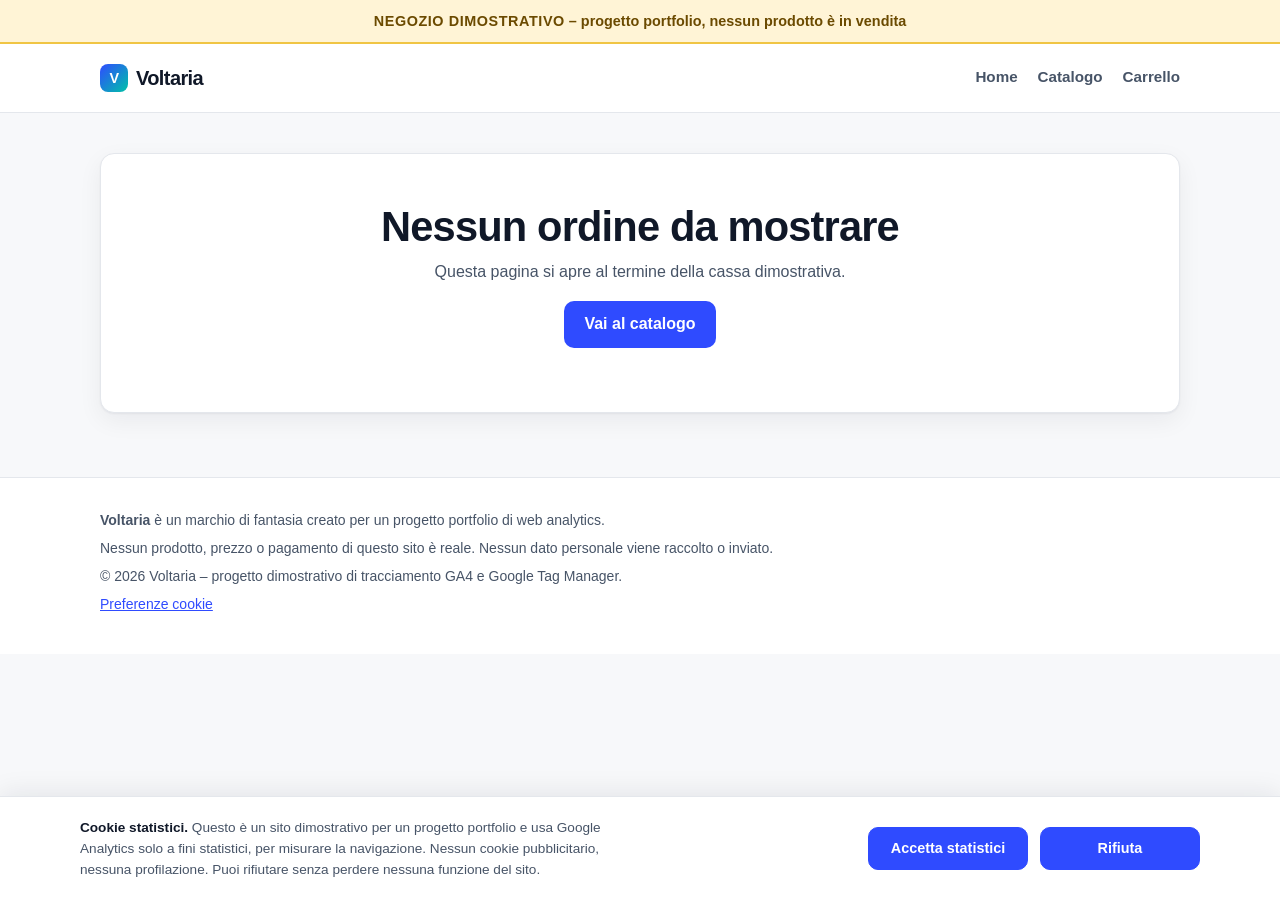
<file: conferma.html>
<!DOCTYPE html>
<html lang="it">
<head>
  <meta charset="utf-8">
  <meta name="viewport" content="width=device-width, initial-scale=1">
  <title>Ordine confermato | Voltaria</title>
  <meta name="description" content="Conferma ordine dimostrativa con evento purchase e ID transazione casuale.">
  <!-- Sito dimostrativo: chiedo ai motori di ricerca di non indicizzarlo. -->
  <meta name="robots" content="noindex, nofollow">
  <link rel="stylesheet" href="css/style.css">

  <!-- 1) Il dataLayer deve esistere PRIMA di Google Tag Manager, così il
          contenitore trova subito gli eventi già presenti nella pagina. -->
  <script>window.dataLayer = window.dataLayer || [];</script>

  <!-- 2) CONSENT MODE v2 – deve stare PRIMA dello snippet GTM, altrimenti i
          tag partirebbero prima di sapere cosa è permesso.
          Finché l'utente non sceglie, ogni categoria è "denied": GA4 non
          scrive cookie e manda solo ping anonimi senza identificatori.
          wait_for_update: 500 dice ai tag di attendere mezzo secondo una
          eventuale risposta del banner prima di partire, così il primo
          page_view non va perso quando il consenso arriva subito. -->
  <script>
    /* Forma richiesta da Google: gtag accoda gli "arguments" al dataLayer. */
    function gtag() { dataLayer.push(arguments); }

    gtag('consent', 'default', {
      ad_storage: 'denied',
      ad_user_data: 'denied',
      ad_personalization: 'denied',
      analytics_storage: 'denied',
      wait_for_update: 500
    });

    /* Visite successive: se la scelta è già stata fatta la applico subito,
       prima che GTM carichi, così i tag non restano in attesa.
       Le voci pubblicitarie restano "denied" in ogni caso: questo sito non
       fa pubblicità e non profila nessuno. */
    try {
      var consensoSalvato = JSON.parse(window.localStorage.getItem('voltaria_consent'));
      if (consensoSalvato && consensoSalvato.analytics_storage === 'granted') {
        gtag('consent', 'update', { analytics_storage: 'granted' });
      }
    } catch (e) {
      /* localStorage non disponibile: resta tutto negato e il banner chiederà. */
    }
  </script>

  <!-- 3) Google Tag Manager – contenitore GTM-K27GBKKM.
          GA4 NON è installato a mano: ogni tag viene creato dentro GTM. -->
  <script>(function(w,d,s,l,i){w[l]=w[l]||[];w[l].push({'gtm.start':
  new Date().getTime(),event:'gtm.js'});var f=d.getElementsByTagName(s)[0],
  j=d.createElement(s),dl=l!='dataLayer'?'&l='+l:'';j.async=true;j.src=
  'https://www.googletagmanager.com/gtm.js?id='+i+dl;f.parentNode.insertBefore(j,f);
  })(window,document,'script','dataLayer','GTM-K27GBKKM');</script>
  <!-- Fine Google Tag Manager -->
</head>
<body>

<!-- Google Tag Manager (noscript) -->
<noscript><iframe src="https://www.googletagmanager.com/ns.html?id=GTM-K27GBKKM"
height="0" width="0" style="display:none;visibility:hidden"></iframe></noscript>
<!-- Fine Google Tag Manager (noscript) -->

<div class="demo-banner" role="note">
  <strong>Negozio dimostrativo</strong> &ndash; progetto portfolio, nessun prodotto &egrave; in vendita
</div>

<header class="site-header">
  <div class="wrap site-header__inner">
    <a class="logo" href="index.html">
      <span class="logo__mark" aria-hidden="true">V</span>
      Voltaria
    </a>
    <nav class="site-nav" aria-label="Navigazione principale">
      <a href="index.html">Home</a>
      <a href="categoria.html">Catalogo</a>
      <a href="carrello.html">Carrello<span class="cart-badge" data-cart-count hidden>0</span></a>
    </nav>
  </div>
</header>

<main>
  <div class="wrap">
    <div id="esito"></div>
  </div>
</main>

<footer class="site-footer">
  <div class="wrap">
    <p><strong>Voltaria</strong> &egrave; un marchio di fantasia creato per un progetto portfolio di web analytics.</p>
    <p>Nessun prodotto, prezzo o pagamento di questo sito &egrave; reale. Nessun dato personale viene raccolto o inviato.</p>
    <p class="small">&copy; <span id="year">2026</span> Voltaria &ndash; progetto dimostrativo di tracciamento GA4 e Google Tag Manager.</p>
    <!-- Riapre il banner per cambiare la scelta sui cookie in qualsiasi momento. -->
    <p class="small"><a href="#" data-cookie-preferences>Preferenze cookie</a></p>
  </div>
</footer>

<!-- BANNER COOKIE
     Riempito da js/consent.js solo alla prima visita o quando si clicca
     "Preferenze cookie". Finch&eacute; &egrave; vuoto non si vede (regola :empty nel CSS).
     &Egrave; una barra in fondo alla pagina, non una finestra modale: non copre
     i contenuti e non blocca mai la navigazione. -->
<div id="cookie-banner-slot" aria-live="polite"></div>

<div id="toast" role="status" aria-live="polite"></div>

<!-- Ordine dei file: catalogo, tracciamento, carrello, interfaccia, consenso.
     consent.js viene per ultimo perché usa showToast() definito in ui.js. -->
<script src="js/products.js"></script>
<script src="js/datalayer.js"></script>
<script src="js/cart.js"></script>
<script src="js/ui.js"></script>
<script src="js/consent.js"></script>

<script>
/* ----- Logica della conferma ordine -------------------------------------
   Legge l'ordine finto salvato dalla cassa, invia purchase e svuota il
   carrello. Il controllo Order.alreadyTracked evita il doppio invio se la
   pagina viene ricaricata o aperta di nuovo: in GA4 due purchase con lo
   stesso transaction_id falserebbero le entrate.
   --------------------------------------------------------------------- */
document.addEventListener('DOMContentLoaded', function () {
  var esito = document.getElementById('esito');
  var ordine = Order.read();

  /* Nessun ordine salvato: pagina aperta direttamente. */
  if (!ordine || !ordine.rows || ordine.rows.length === 0) {
    esito.innerHTML = '<div class="panel empty">' +
      '<h1>Nessun ordine da mostrare</h1>' +
      '<p class="muted">Questa pagina si apre al termine della cassa dimostrativa.</p>' +
      '<p><a class="btn" href="categoria.html">Vai al catalogo</a></p>' +
      '</div>';
    return;
  }

  /* Ricostruisco le righe dal catalogo: nel browser sono salvati solo
     codice articolo e quantità. */
  var righe = ordine.rows
    .map(function (row) {
      var prodotto = getProductById(row.id);
      return prodotto ? { product: prodotto, quantity: row.quantity } : null;
    })
    .filter(function (riga) { return riga !== null; });

  esito.innerHTML = '' +
    '<div class="panel" style="text-align:center">' +
      '<div class="confirm-badge" aria-hidden="true">&#10003;</div>' +
      '<h1>Ordine dimostrativo confermato</h1>' +
      '<p class="muted">Nessun pagamento &egrave; stato elaborato e nessuna merce verr&agrave; spedita.<br>' +
         'L\'ID transazione qui sotto &egrave; generato a caso solo per il tracciamento.</p>' +
      '<p><span class="transaction-id">' + ordine.transactionId + '</span></p>' +
    '</div>' +

    '<div class="cart-layout" style="margin-top:1.75rem">' +
      '<div class="panel">' +
        '<h2>Prodotti ordinati</h2>' +
        righe.map(function (riga) {
          return '<div class="cart-line">' +
            '<div class="cart-line__media" aria-hidden="true">' + riga.product.glyph + '</div>' +
            '<div><div class="cart-line__name">' + riga.product.brand + ' ' + riga.product.name + '</div>' +
            '<div class="cart-line__meta">' + riga.product.id + ' &middot; quantit&agrave; ' + riga.quantity + '</div></div>' +
            '<div class="cart-line__right"><strong>' + formatPrice(riga.product.price * riga.quantity) + '</strong></div>' +
          '</div>';
        }).join('') +
      '</div>' +
      '<aside class="panel">' +
        '<h2>Totali</h2>' +
        '<ul class="totals">' +
          '<li><span>Totale prodotti</span><span>' + formatPrice(ordine.subtotal) + '</span></li>' +
          '<li><span>Spedizione (' + ordine.shippingTier + ')</span><span>' + (ordine.shipping === 0 ? 'Gratis' : formatPrice(ordine.shipping)) + '</span></li>' +
          '<li><span>di cui IVA 22%</span><span>' + formatPrice(ordine.tax) + '</span></li>' +
          '<li class="is-total"><span>Totale</span><span>' + formatPrice(ordine.total) + '</span></li>' +
        '</ul>' +
        '<p class="small muted">Pagamento: ' + ordine.paymentType + ' (dimostrativo)</p>' +
        '<a class="btn" style="width:100%" href="categoria.html">Torna al catalogo</a>' +
      '</aside>' +
    '</div>';

  /* Evento di acquisto: una volta sola per ogni ID transazione. */
  if (!Order.alreadyTracked(ordine.transactionId)) {
    DL.purchase({
      transactionId: ordine.transactionId,
      lines: righe,
      total: ordine.total,
      tax: ordine.tax,
      shipping: ordine.shipping
    });
    Order.markTracked(ordine.transactionId);
    Cart.clear();
  }
});
</script>

</body>
</html>
</file>
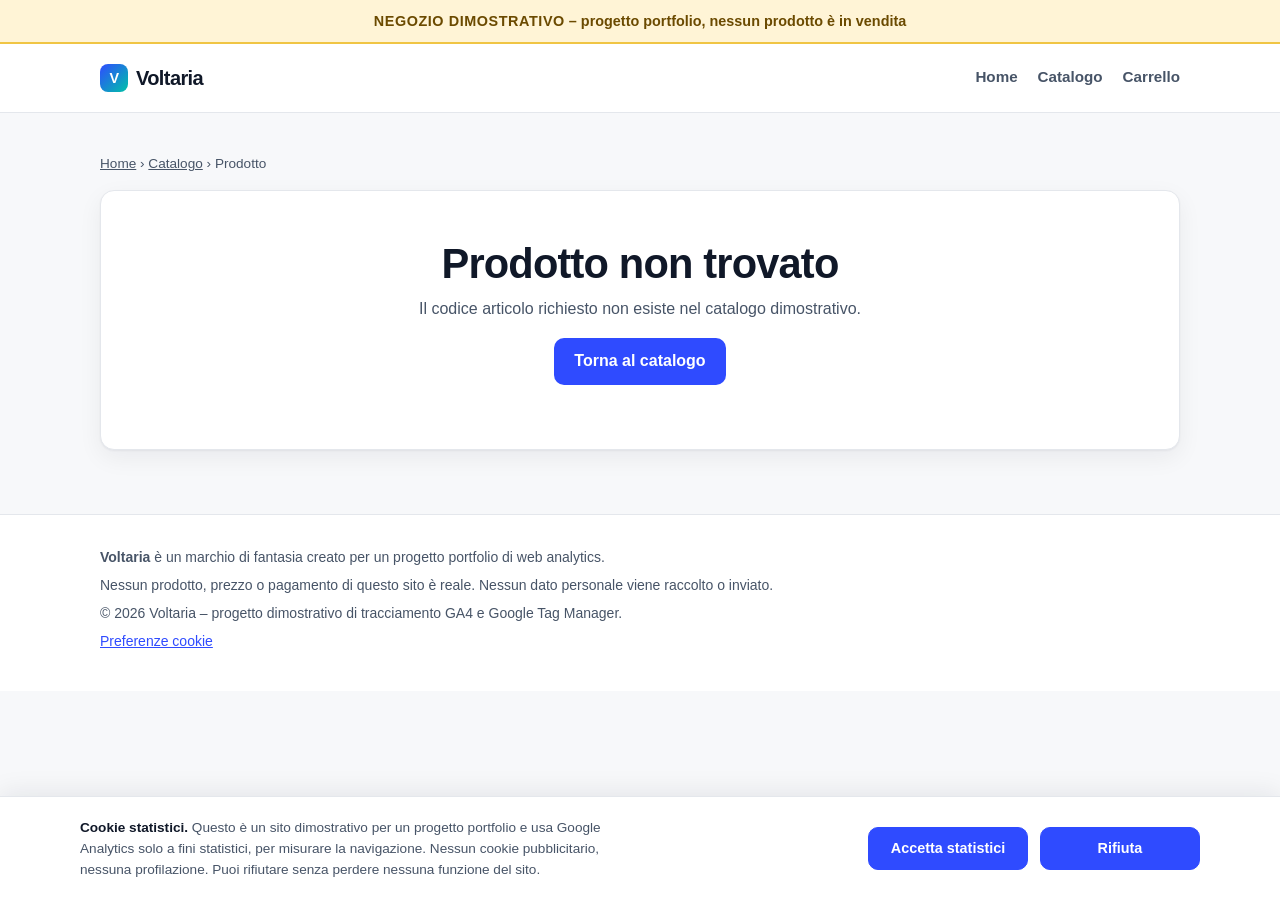
<file: prodotto.html>
<!DOCTYPE html>
<html lang="it">
<head>
  <meta charset="utf-8">
  <meta name="viewport" content="width=device-width, initial-scale=1">
  <title>Scheda prodotto | Voltaria</title>
  <meta name="description" content="Scheda prodotto dimostrativa Voltaria con tracciamento view_item e add_to_cart.">
  <!-- Sito dimostrativo: chiedo ai motori di ricerca di non indicizzarlo. -->
  <meta name="robots" content="noindex, nofollow">
  <link rel="stylesheet" href="css/style.css">

  <!-- 1) Il dataLayer deve esistere PRIMA di Google Tag Manager, così il
          contenitore trova subito gli eventi già presenti nella pagina. -->
  <script>window.dataLayer = window.dataLayer || [];</script>

  <!-- 2) CONSENT MODE v2 – deve stare PRIMA dello snippet GTM, altrimenti i
          tag partirebbero prima di sapere cosa è permesso.
          Finché l'utente non sceglie, ogni categoria è "denied": GA4 non
          scrive cookie e manda solo ping anonimi senza identificatori.
          wait_for_update: 500 dice ai tag di attendere mezzo secondo una
          eventuale risposta del banner prima di partire, così il primo
          page_view non va perso quando il consenso arriva subito. -->
  <script>
    /* Forma richiesta da Google: gtag accoda gli "arguments" al dataLayer. */
    function gtag() { dataLayer.push(arguments); }

    gtag('consent', 'default', {
      ad_storage: 'denied',
      ad_user_data: 'denied',
      ad_personalization: 'denied',
      analytics_storage: 'denied',
      wait_for_update: 500
    });

    /* Visite successive: se la scelta è già stata fatta la applico subito,
       prima che GTM carichi, così i tag non restano in attesa.
       Le voci pubblicitarie restano "denied" in ogni caso: questo sito non
       fa pubblicità e non profila nessuno. */
    try {
      var consensoSalvato = JSON.parse(window.localStorage.getItem('voltaria_consent'));
      if (consensoSalvato && consensoSalvato.analytics_storage === 'granted') {
        gtag('consent', 'update', { analytics_storage: 'granted' });
      }
    } catch (e) {
      /* localStorage non disponibile: resta tutto negato e il banner chiederà. */
    }
  </script>

  <!-- 3) Google Tag Manager – contenitore GTM-K27GBKKM.
          GA4 NON è installato a mano: ogni tag viene creato dentro GTM. -->
  <script>(function(w,d,s,l,i){w[l]=w[l]||[];w[l].push({'gtm.start':
  new Date().getTime(),event:'gtm.js'});var f=d.getElementsByTagName(s)[0],
  j=d.createElement(s),dl=l!='dataLayer'?'&l='+l:'';j.async=true;j.src=
  'https://www.googletagmanager.com/gtm.js?id='+i+dl;f.parentNode.insertBefore(j,f);
  })(window,document,'script','dataLayer','GTM-K27GBKKM');</script>
  <!-- Fine Google Tag Manager -->
</head>
<body>

<!-- Google Tag Manager (noscript) -->
<noscript><iframe src="https://www.googletagmanager.com/ns.html?id=GTM-K27GBKKM"
height="0" width="0" style="display:none;visibility:hidden"></iframe></noscript>
<!-- Fine Google Tag Manager (noscript) -->

<div class="demo-banner" role="note">
  <strong>Negozio dimostrativo</strong> &ndash; progetto portfolio, nessun prodotto &egrave; in vendita
</div>

<header class="site-header">
  <div class="wrap site-header__inner">
    <a class="logo" href="index.html">
      <span class="logo__mark" aria-hidden="true">V</span>
      Voltaria
    </a>
    <nav class="site-nav" aria-label="Navigazione principale">
      <a href="index.html">Home</a>
      <a href="categoria.html">Catalogo</a>
      <a href="carrello.html">Carrello<span class="cart-badge" data-cart-count hidden>0</span></a>
    </nav>
  </div>
</header>

<main>
  <div class="wrap">
    <p class="breadcrumb"><a href="index.html">Home</a> &rsaquo; <a href="categoria.html">Catalogo</a> &rsaquo; <span id="briciola">Prodotto</span></p>
    <div id="scheda"></div>
  </div>
</main>

<footer class="site-footer">
  <div class="wrap">
    <p><strong>Voltaria</strong> &egrave; un marchio di fantasia creato per un progetto portfolio di web analytics.</p>
    <p>Nessun prodotto, prezzo o pagamento di questo sito &egrave; reale. Nessun dato personale viene raccolto o inviato.</p>
    <p class="small">&copy; <span id="year">2026</span> Voltaria &ndash; progetto dimostrativo di tracciamento GA4 e Google Tag Manager.</p>
    <!-- Riapre il banner per cambiare la scelta sui cookie in qualsiasi momento. -->
    <p class="small"><a href="#" data-cookie-preferences>Preferenze cookie</a></p>
  </div>
</footer>

<!-- BANNER COOKIE
     Riempito da js/consent.js solo alla prima visita o quando si clicca
     "Preferenze cookie". Finch&eacute; &egrave; vuoto non si vede (regola :empty nel CSS).
     &Egrave; una barra in fondo alla pagina, non una finestra modale: non copre
     i contenuti e non blocca mai la navigazione. -->
<div id="cookie-banner-slot" aria-live="polite"></div>

<div id="toast" role="status" aria-live="polite"></div>

<!-- Ordine dei file: catalogo, tracciamento, carrello, interfaccia, consenso.
     consent.js viene per ultimo perché usa showToast() definito in ui.js. -->
<script src="js/products.js"></script>
<script src="js/datalayer.js"></script>
<script src="js/cart.js"></script>
<script src="js/ui.js"></script>
<script src="js/consent.js"></script>

<script>
/* ----- Logica della scheda prodotto -------------------------------------
   Il prodotto arriva dall'indirizzo: prodotto.html?id=VLT-AUR-001
   Al caricamento parte view_item; il pulsante invia add_to_cart con la
   quantità scelta (quantity nei parametri GA4).
   --------------------------------------------------------------------- */
document.addEventListener('DOMContentLoaded', function () {
  var scheda = document.getElementById('scheda');
  var prodotto = getProductById(getQueryParam('id'));

  /* Codice articolo assente o sconosciuto: nessun evento, solo un avviso. */
  if (!prodotto) {
    scheda.innerHTML = '<div class="panel empty">' +
      '<h1>Prodotto non trovato</h1>' +
      '<p class="muted">Il codice articolo richiesto non esiste nel catalogo dimostrativo.</p>' +
      '<p><a class="btn" href="categoria.html">Torna al catalogo</a></p>' +
      '</div>';
    return;
  }

  document.title = prodotto.brand + ' ' + prodotto.name + ' | Voltaria';
  document.getElementById('briciola').textContent = prodotto.name;

  scheda.innerHTML = '' +
    '<div class="product">' +
      '<div class="product__media" aria-hidden="true">' + prodotto.glyph + '</div>' +
      '<div>' +
        '<p class="card__category">' + prodotto.category + ' &middot; ' + prodotto.variant + '</p>' +
        '<h1>' + prodotto.brand + ' ' + prodotto.name + '</h1>' +
        '<p class="muted">' + prodotto.tagline + '</p>' +
        '<p class="product__price">' + formatPrice(prodotto.price) + '</p>' +
        '<p class="small muted">IVA inclusa &middot; codice articolo ' + prodotto.id + '</p>' +
        '<p>' + prodotto.description + '</p>' +
        '<ul class="specs">' +
          prodotto.specs.map(function (s) { return '<li>' + s + '</li>'; }).join('') +
        '</ul>' +
        '<div class="qty">' +
          '<label for="quantita">Quantit&agrave;</label>' +
          '<input type="number" id="quantita" value="1" min="1" max="10">' +
        '</div>' +
        '<div class="actions">' +
          '<button type="button" class="btn" id="aggiungi">Aggiungi al carrello</button>' +
          '<a class="btn btn--ghost" href="carrello.html">Vai al carrello</a>' +
        '</div>' +
        '<p class="small muted" style="margin-top:1rem">Prodotto dimostrativo: l\'acquisto &egrave; simulato e non comporta nessun pagamento.</p>' +
      '</div>' +
    '</div>';

  /* Evento di visualizzazione della scheda. */
  DL.viewItem(prodotto);

  document.getElementById('aggiungi').addEventListener('click', function () {
    var campo = document.getElementById('quantita');
    var quantita = Math.max(1, Math.min(10, parseInt(campo.value, 10) || 1));
    campo.value = quantita;

    Cart.add(prodotto.id, quantita);
    DL.addToCart(prodotto, quantita);
    showToast(quantita + '× ' + prodotto.name + ' aggiunto al carrello');
  });
});
</script>

</body>
</html>
</file>
<file: css/style.css>
/* ==========================================================================
   Voltaria – Foglio di stile unico
   Negozio dimostrativo per progetto portfolio di tracciamento GA4/GTM.
   ========================================================================== */

:root {
  --ink: #101828;
  --ink-soft: #475467;
  --line: #e4e7ec;
  --bg: #f7f8fa;
  --surface: #ffffff;
  --brand: #2f4bff;
  --brand-dark: #1f33b8;
  --accent: #00c2a8;
  --warn-bg: #fff4d6;
  --warn-ink: #6b4a00;
  --warn-line: #f0c544;
  --radius: 14px;
  --shadow: 0 1px 2px rgba(16, 24, 40, .05), 0 8px 24px rgba(16, 24, 40, .06);
  --max: 1120px;
}

* { box-sizing: border-box; }

body {
  margin: 0;
  font-family: -apple-system, BlinkMacSystemFont, "Segoe UI", Roboto, Helvetica, Arial, sans-serif;
  color: var(--ink);
  background: var(--bg);
  line-height: 1.55;
}

h1, h2, h3 { line-height: 1.2; margin: 0 0 .5rem; }
h1 { font-size: clamp(1.8rem, 4vw, 2.6rem); letter-spacing: -.02em; }
h2 { font-size: clamp(1.3rem, 2.5vw, 1.7rem); letter-spacing: -.01em; }
p { margin: 0 0 1rem; }
a { color: var(--brand); }

.wrap { max-width: var(--max); margin: 0 auto; padding: 0 1.25rem; }

/* --------------------------------------------------------------------------
   Banner dimostrativo: fisso in alto, visibile su ogni pagina.
   -------------------------------------------------------------------------- */
.demo-banner {
  position: fixed;
  inset: 0 0 auto 0;
  z-index: 100;
  background: var(--warn-bg);
  color: var(--warn-ink);
  border-bottom: 2px solid var(--warn-line);
  text-align: center;
  font-size: .9rem;
  font-weight: 600;
  padding: .6rem 1rem;
}
.demo-banner strong { text-transform: uppercase; letter-spacing: .04em; }

/* Lo spazio in cima lascia posto al banner fisso. */
body { padding-top: 44px; }
@media (max-width: 560px) { body { padding-top: 64px; } }

/* --------------------------------------------------------------------------
   Intestazione e menu
   -------------------------------------------------------------------------- */
.site-header {
  background: var(--surface);
  border-bottom: 1px solid var(--line);
  position: sticky;
  /* Si ferma sotto il banner dimostrativo, non dietro. */
  top: 44px;
  z-index: 90;
}
@media (max-width: 560px) { .site-header { top: 64px; } }
.site-header__inner {
  display: flex;
  align-items: center;
  gap: 1.5rem;
  min-height: 68px;
  flex-wrap: wrap;
}
.logo {
  font-weight: 800;
  font-size: 1.25rem;
  letter-spacing: -.03em;
  text-decoration: none;
  color: var(--ink);
  display: inline-flex;
  align-items: center;
  gap: .5rem;
}
.logo__mark {
  width: 28px; height: 28px;
  border-radius: 8px;
  background: linear-gradient(135deg, var(--brand), var(--accent));
  display: grid; place-items: center;
  color: #fff; font-size: .9rem;
}
.site-nav { margin-left: auto; display: flex; gap: 1.25rem; align-items: center; }
.site-nav a {
  text-decoration: none;
  color: var(--ink-soft);
  font-weight: 600;
  font-size: .95rem;
  padding: .25rem 0;
  border-bottom: 2px solid transparent;
}
.site-nav a:hover { color: var(--ink); }
.site-nav a.is-current { color: var(--brand); border-bottom-color: var(--brand); }
/* L'attributo hidden del contatore deve vincere sul display della classe,
   altrimenti il carrello vuoto mostra uno "0" inutile. */
.cart-badge[hidden] { display: none; }
.cart-badge {
  display: inline-grid; place-items: center;
  min-width: 20px; height: 20px;
  margin-left: .35rem;
  padding: 0 .35rem;
  border-radius: 999px;
  background: var(--brand);
  color: #fff;
  font-size: .75rem;
  font-weight: 700;
}

/* --------------------------------------------------------------------------
   Sezioni
   -------------------------------------------------------------------------- */
main { padding: 2.5rem 0 4rem; }
.section { margin-bottom: 3rem; }
.section__head { display: flex; align-items: baseline; justify-content: space-between; gap: 1rem; margin-bottom: 1.25rem; flex-wrap: wrap; }
.muted { color: var(--ink-soft); }
.small { font-size: .875rem; }

.hero {
  background: linear-gradient(135deg, #0f1733, #243a8f 55%, #00897b);
  color: #fff;
  border-radius: var(--radius);
  padding: clamp(1.75rem, 5vw, 3.5rem);
  margin-bottom: 3rem;
}
.hero h1 { color: #fff; max-width: 22ch; }
.hero p { color: #d8dcf5; max-width: 52ch; }

/* --------------------------------------------------------------------------
   Bottoni
   -------------------------------------------------------------------------- */
.btn {
  display: inline-block;
  border: 0;
  border-radius: 10px;
  background: var(--brand);
  color: #fff;
  font: inherit;
  font-weight: 650;
  padding: .7rem 1.25rem;
  cursor: pointer;
  text-decoration: none;
  text-align: center;
}
.btn:hover { background: var(--brand-dark); }
.btn--small { padding: .5rem .9rem; font-size: .9rem; width: 100%; }
.btn--ghost { background: transparent; color: var(--brand); border: 1px solid var(--line); }
.btn--ghost:hover { background: #eef1ff; }
.btn--light { background: #fff; color: var(--brand); }
.btn[disabled] { opacity: .5; cursor: not-allowed; }
.link-quiet { background: none; border: 0; color: var(--ink-soft); font: inherit; text-decoration: underline; cursor: pointer; padding: 0; }

/* --------------------------------------------------------------------------
   Griglia prodotti
   -------------------------------------------------------------------------- */
.grid {
  display: grid;
  grid-template-columns: repeat(auto-fill, minmax(230px, 1fr));
  gap: 1.25rem;
}
.card {
  background: var(--surface);
  border: 1px solid var(--line);
  border-radius: var(--radius);
  overflow: hidden;
  display: flex;
  flex-direction: column;
  box-shadow: var(--shadow);
}
.card__media {
  display: grid; place-items: center;
  height: 150px;
  font-size: 3.25rem;
  text-decoration: none;
  background: linear-gradient(135deg, #eef1ff, #e6fbf7);
}
.card__body { padding: 1rem; display: flex; flex-direction: column; gap: .35rem; flex: 1; }
.card__category { font-size: .75rem; text-transform: uppercase; letter-spacing: .06em; color: var(--ink-soft); margin: 0; }
.card__title { font-size: 1.02rem; margin: 0; }
.card__title a { text-decoration: none; color: var(--ink); }
.card__title a:hover { color: var(--brand); }
.card__tagline { font-size: .85rem; color: var(--ink-soft); margin: 0 0 .5rem; }
.card__price { font-weight: 750; margin: 0 0 .75rem; }
.card__body .btn { margin-top: auto; }

/* --------------------------------------------------------------------------
   Scheda prodotto
   -------------------------------------------------------------------------- */
.product { display: grid; grid-template-columns: 1fr 1fr; gap: 2.5rem; align-items: start; }
@media (max-width: 760px) { .product { grid-template-columns: 1fr; gap: 1.5rem; } }
.product__media {
  display: grid; place-items: center;
  aspect-ratio: 4 / 3;
  font-size: 7rem;
  background: linear-gradient(135deg, #eef1ff, #e6fbf7);
  border: 1px solid var(--line);
  border-radius: var(--radius);
}
.product__price { font-size: 1.9rem; font-weight: 750; margin: .5rem 0 .25rem; }
.specs { list-style: none; padding: 0; margin: 1.25rem 0; border-top: 1px solid var(--line); }
.specs li { padding: .6rem 0; border-bottom: 1px solid var(--line); font-size: .92rem; }
.qty { display: flex; align-items: center; gap: .75rem; margin: 1.25rem 0; }
.qty input {
  width: 72px; padding: .55rem; font: inherit;
  border: 1px solid var(--line); border-radius: 8px; text-align: center;
}
.breadcrumb { font-size: .85rem; color: var(--ink-soft); margin-bottom: 1rem; }
.breadcrumb a { color: var(--ink-soft); }

/* --------------------------------------------------------------------------
   Tabella carrello e riepilogo
   -------------------------------------------------------------------------- */
.panel {
  background: var(--surface);
  border: 1px solid var(--line);
  border-radius: var(--radius);
  padding: 1.5rem;
  box-shadow: var(--shadow);
}
.cart-layout { display: grid; grid-template-columns: 2fr 1fr; gap: 1.75rem; align-items: start; }
@media (max-width: 860px) { .cart-layout { grid-template-columns: 1fr; } }

.cart-line {
  display: grid;
  grid-template-columns: 64px 1fr auto;
  gap: 1rem;
  align-items: center;
  padding: 1rem 0;
  border-bottom: 1px solid var(--line);
}
.cart-line:last-child { border-bottom: 0; }
.cart-line__media {
  width: 64px; height: 64px;
  display: grid; place-items: center;
  font-size: 1.75rem;
  border-radius: 10px;
  background: linear-gradient(135deg, #eef1ff, #e6fbf7);
}
.cart-line__name { font-weight: 650; }
.cart-line__meta { font-size: .82rem; color: var(--ink-soft); }
.cart-line__right { text-align: right; display: grid; gap: .4rem; justify-items: end; }
.cart-line__right input {
  width: 64px; padding: .4rem; font: inherit; text-align: center;
  border: 1px solid var(--line); border-radius: 8px;
}

.totals { list-style: none; padding: 0; margin: 0 0 1.25rem; }
.totals li { display: flex; justify-content: space-between; padding: .45rem 0; font-size: .95rem; }
.totals li.is-total { border-top: 1px solid var(--line); margin-top: .5rem; padding-top: .75rem; font-size: 1.1rem; font-weight: 750; }
.empty { text-align: center; padding: 3rem 1rem; }

/* --------------------------------------------------------------------------
   Checkout a 3 passaggi
   -------------------------------------------------------------------------- */
.steps { display: flex; gap: .5rem; list-style: none; padding: 0; margin: 0 0 2rem; flex-wrap: wrap; }
.steps li {
  flex: 1 1 160px;
  padding: .7rem 1rem;
  border: 1px solid var(--line);
  border-radius: 10px;
  background: var(--surface);
  font-size: .9rem;
  font-weight: 600;
  color: var(--ink-soft);
}
.steps li.is-active { border-color: var(--brand); color: var(--brand); background: #eef1ff; }
.steps li.is-done { color: var(--accent); border-color: var(--accent); }
/* Sfondo esplicito: con "background: currentColor" accanto a "color: #fff"
   il cerchio diventava bianco su bianco e il numero spariva. */
.steps li span {
  display: inline-grid; place-items: center;
  width: 22px; height: 22px;
  margin-right: .5rem;
  border-radius: 999px;
  background: var(--ink-soft);
  color: #fff;
  font-size: .75rem;
  font-weight: 700;
}
.steps li.is-active span { background: var(--brand); }
.steps li.is-done span { background: var(--accent); }

.field { margin-bottom: 1rem; }
.field label { display: block; font-size: .85rem; font-weight: 650; margin-bottom: .3rem; }
.field input, .field select {
  width: 100%; padding: .65rem .75rem; font: inherit;
  border: 1px solid var(--line); border-radius: 9px; background: #fff; color: var(--ink);
}
.field input[readonly] { background: #f2f4f7; color: var(--ink-soft); }
.field-row { display: grid; grid-template-columns: 1fr 1fr; gap: 1rem; }
@media (max-width: 560px) { .field-row { grid-template-columns: 1fr; } }
.choice { display: flex; gap: .75rem; align-items: flex-start; border: 1px solid var(--line); border-radius: 10px; padding: .85rem 1rem; margin-bottom: .6rem; cursor: pointer; background: #fff; }
.choice input { margin-top: .25rem; }
.choice:hover { border-color: var(--brand); }
.choice__label { font-weight: 650; font-size: .95rem; }
.choice__cost { margin-left: auto; font-weight: 650; }
.actions { display: flex; gap: .75rem; align-items: center; margin-top: 1.5rem; flex-wrap: wrap; }

.notice {
  border-left: 3px solid var(--warn-line);
  background: #fffbf0;
  padding: .85rem 1rem;
  border-radius: 8px;
  font-size: .875rem;
  color: var(--warn-ink);
  margin-bottom: 1.5rem;
}

/* Conferma ordine */
.confirm-badge {
  display: inline-grid; place-items: center;
  width: 60px; height: 60px; border-radius: 999px;
  background: var(--accent); color: #fff; font-size: 1.75rem;
  margin-bottom: 1rem;
}
.transaction-id {
  font-family: ui-monospace, SFMono-Regular, Menlo, monospace;
  font-size: 1.15rem;
  background: #f2f4f7;
  border: 1px dashed var(--line);
  border-radius: 8px;
  padding: .5rem .75rem;
  display: inline-block;
}

/* --------------------------------------------------------------------------
   Messaggino di conferma
   -------------------------------------------------------------------------- */
#toast {
  position: fixed;
  right: 1.25rem; bottom: 1.25rem;
  z-index: 200;
  background: var(--ink);
  color: #fff;
  padding: .8rem 1.1rem;
  border-radius: 10px;
  font-size: .9rem;
  box-shadow: var(--shadow);
  opacity: 0;
  transform: translateY(12px);
  transition: opacity .2s, transform .2s;
  pointer-events: none;
}
#toast.is-visible { opacity: 1; transform: translateY(0); }

/* --------------------------------------------------------------------------
   Banner cookie (Consent Mode v2)
   Barra in fondo alla pagina, non una finestra modale: non copre i contenuti
   e non blocca la navigazione. Vuoto non si vede, grazie a :empty.
   -------------------------------------------------------------------------- */
#cookie-banner-slot:empty { display: none; }
#cookie-banner-slot {
  position: fixed;
  inset: auto 0 0 0;
  z-index: 150;
  background: var(--surface);
  border-top: 1px solid var(--line);
  box-shadow: 0 -4px 24px rgba(16, 24, 40, .08);
  padding: 1.25rem;
}

.cookie-banner {
  max-width: var(--max);
  margin: 0 auto;
  display: flex;
  align-items: center;
  justify-content: space-between;
  gap: 1.5rem;
  flex-wrap: wrap;
}
.cookie-banner__text p { margin: 0; font-size: .85rem; color: var(--ink-soft); max-width: 70ch; }
.cookie-banner__text strong { color: var(--ink); }
.cookie-banner__actions { display: flex; gap: .75rem; flex-shrink: 0; }

/* I due pulsanti sono IDENTICI per dimensione, colore, peso e bordo.
   Rifiutare deve costare esattamente quanto accettare: nessun "Rifiuta"
   grigio e piccolo. È una scelta etica, ed è anche ciò che chiede il GDPR,
   perché un consenso ottenuto con un pulsante più invitante non è libero. */
.cookie-banner__btn {
  font: inherit;
  font-weight: 650;
  font-size: .9rem;
  padding: .6rem 1.25rem;
  min-width: 160px;
  border: 1px solid var(--brand);
  border-radius: 10px;
  background: var(--brand);
  color: #fff;
  cursor: pointer;
}
.cookie-banner__btn:hover { background: var(--brand-dark); border-color: var(--brand-dark); }

/* Con il banner aperto lascio spazio in fondo e alzo il messaggino di
   conferma, così non si sovrappongono. */
body.has-cookie-banner { padding-bottom: 150px; }
body.has-cookie-banner #toast { bottom: 170px; }

@media (max-width: 760px) {
  .cookie-banner__actions { width: 100%; }
  .cookie-banner__btn { flex: 1; min-width: 0; }
  body.has-cookie-banner { padding-bottom: 230px; }
  body.has-cookie-banner #toast { bottom: 250px; }
}

/* --------------------------------------------------------------------------
   Piede pagina
   -------------------------------------------------------------------------- */
.site-footer {
  border-top: 1px solid var(--line);
  background: var(--surface);
  padding: 2rem 0;
  font-size: .875rem;
  color: var(--ink-soft);
}
.site-footer p { margin: 0 0 .4rem; }
</file>
